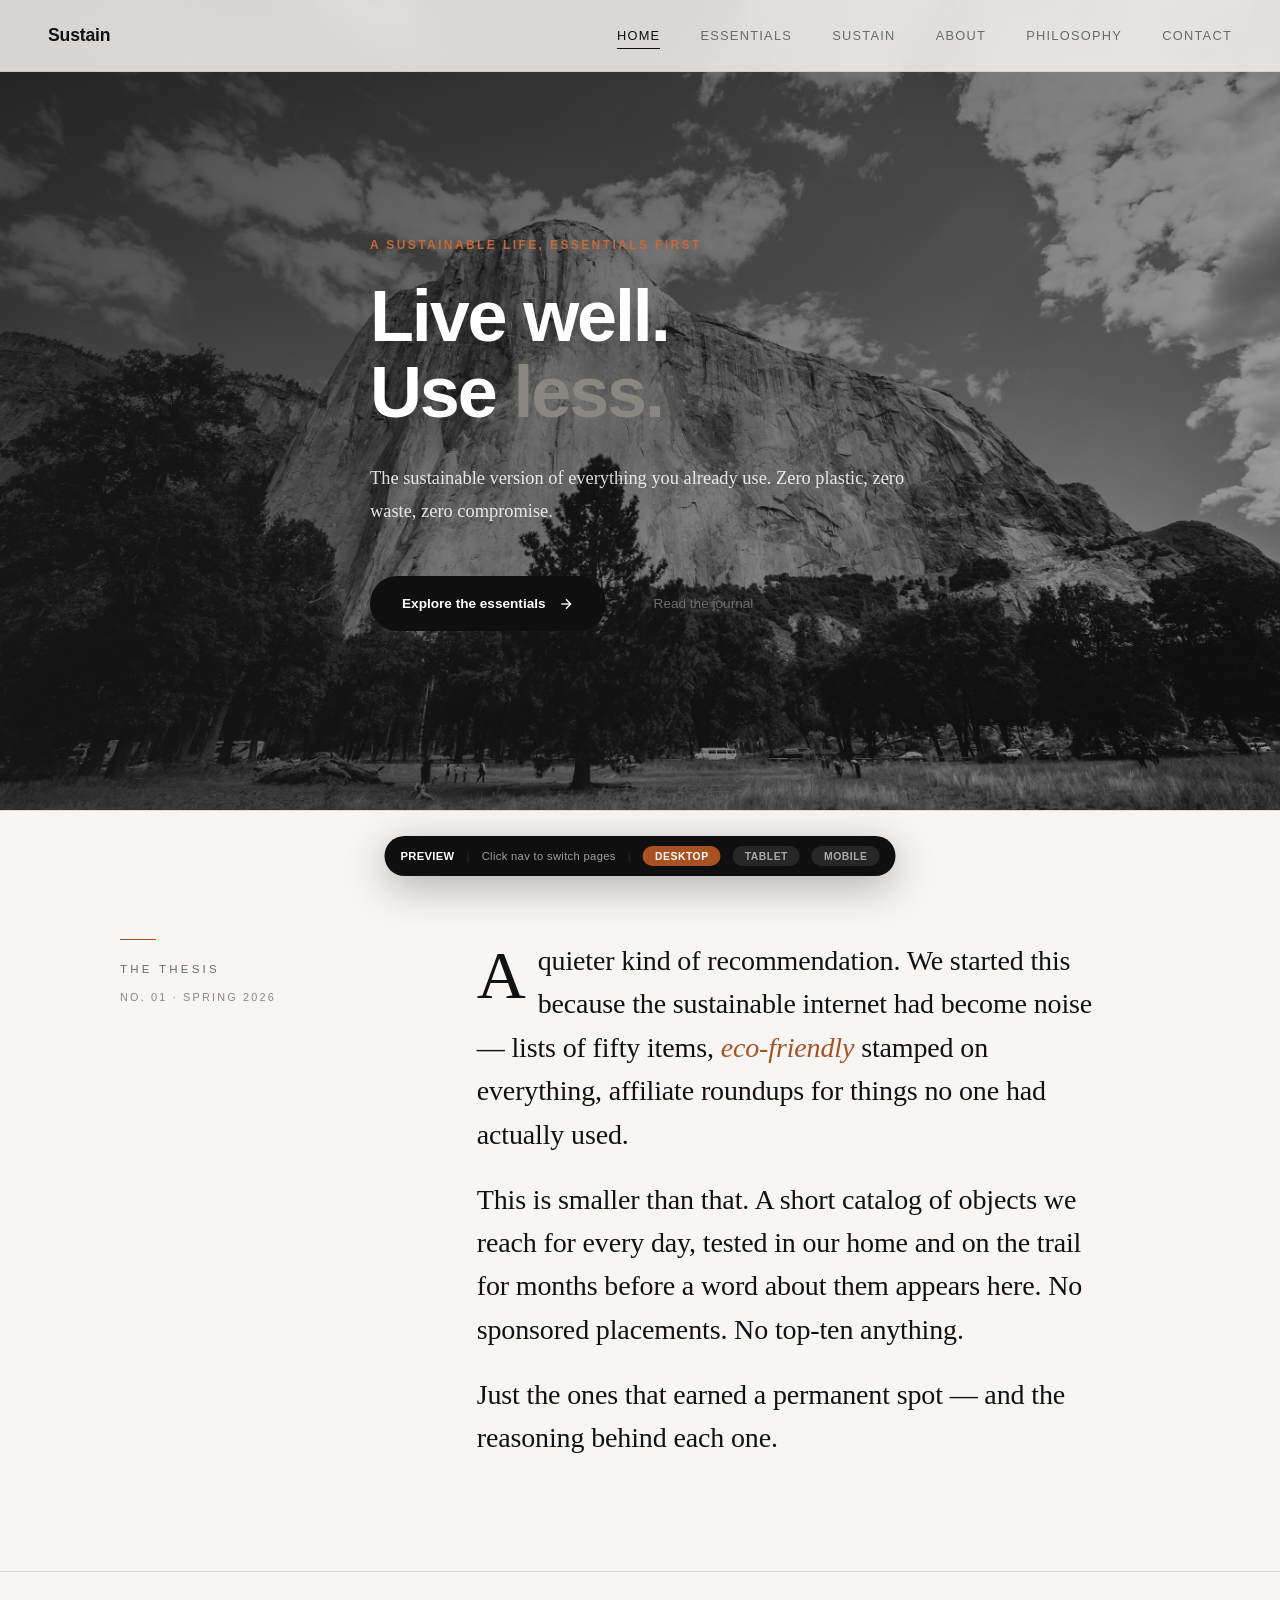
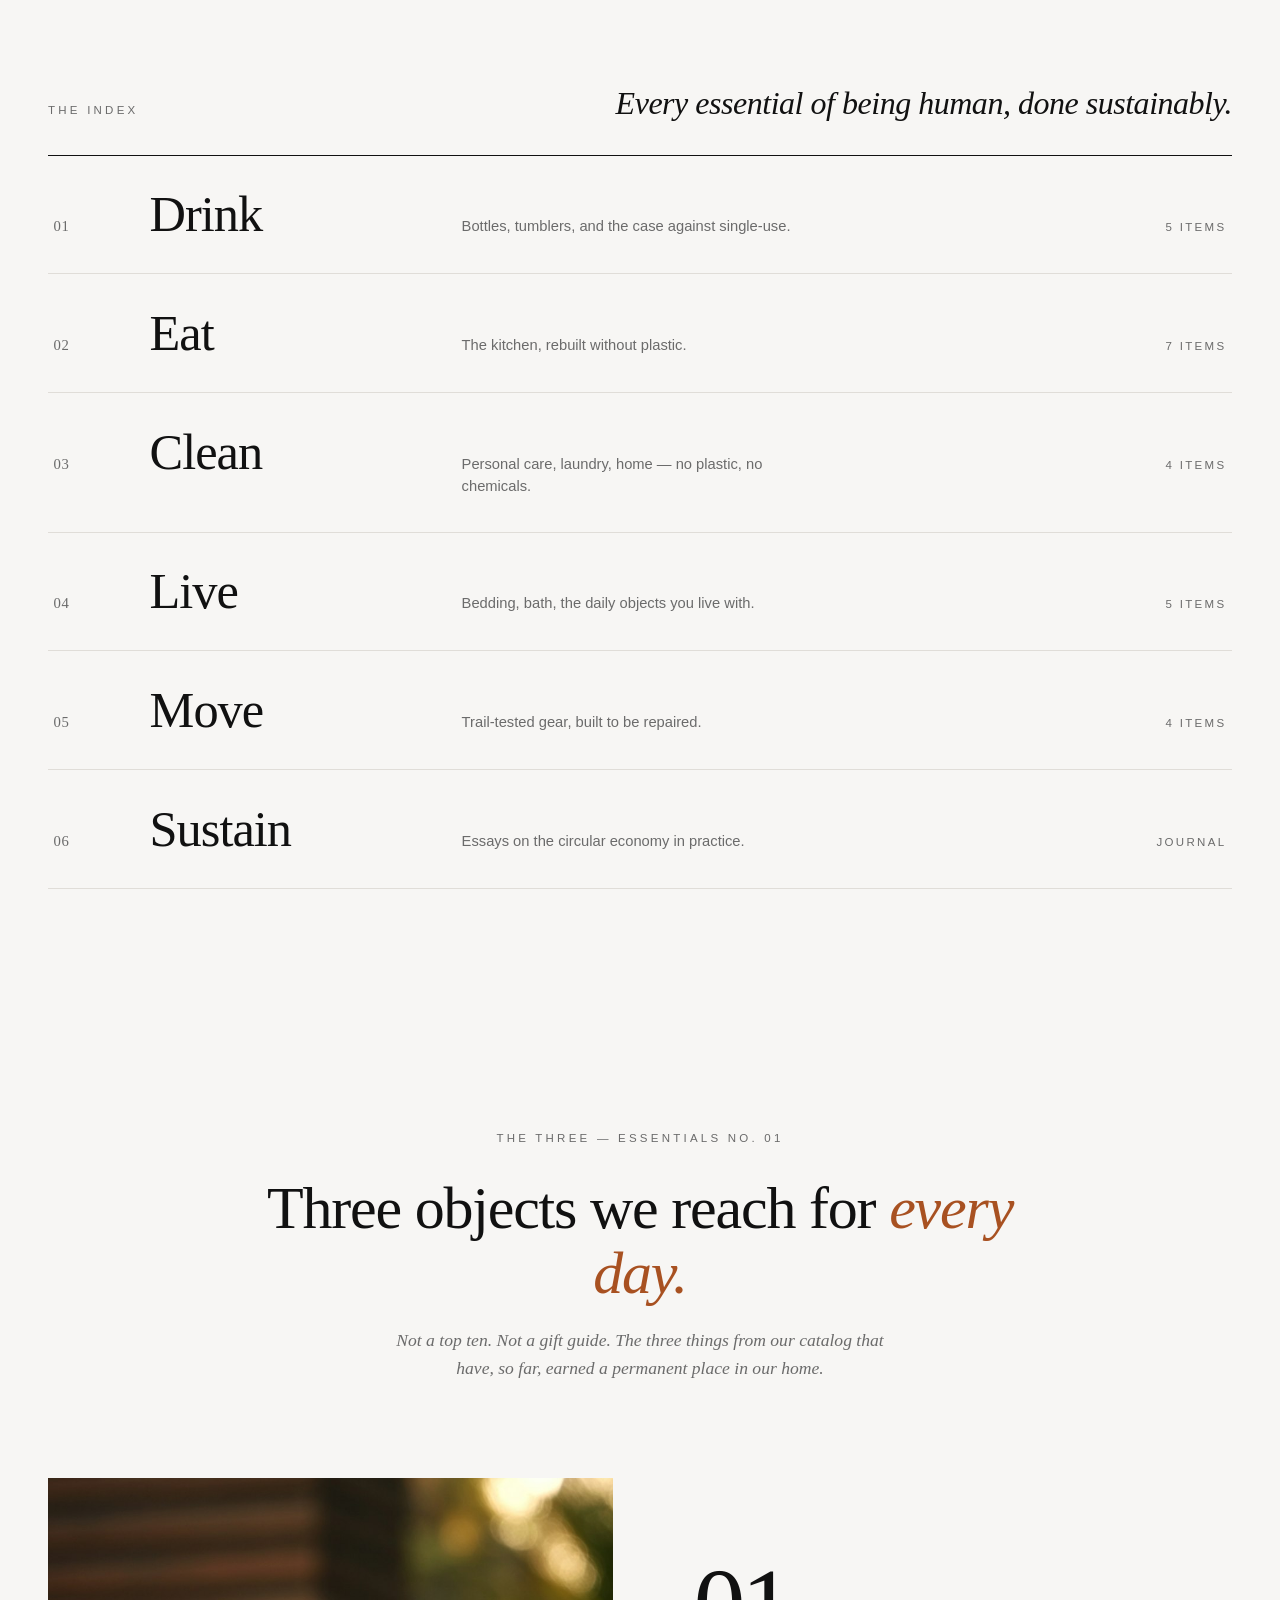
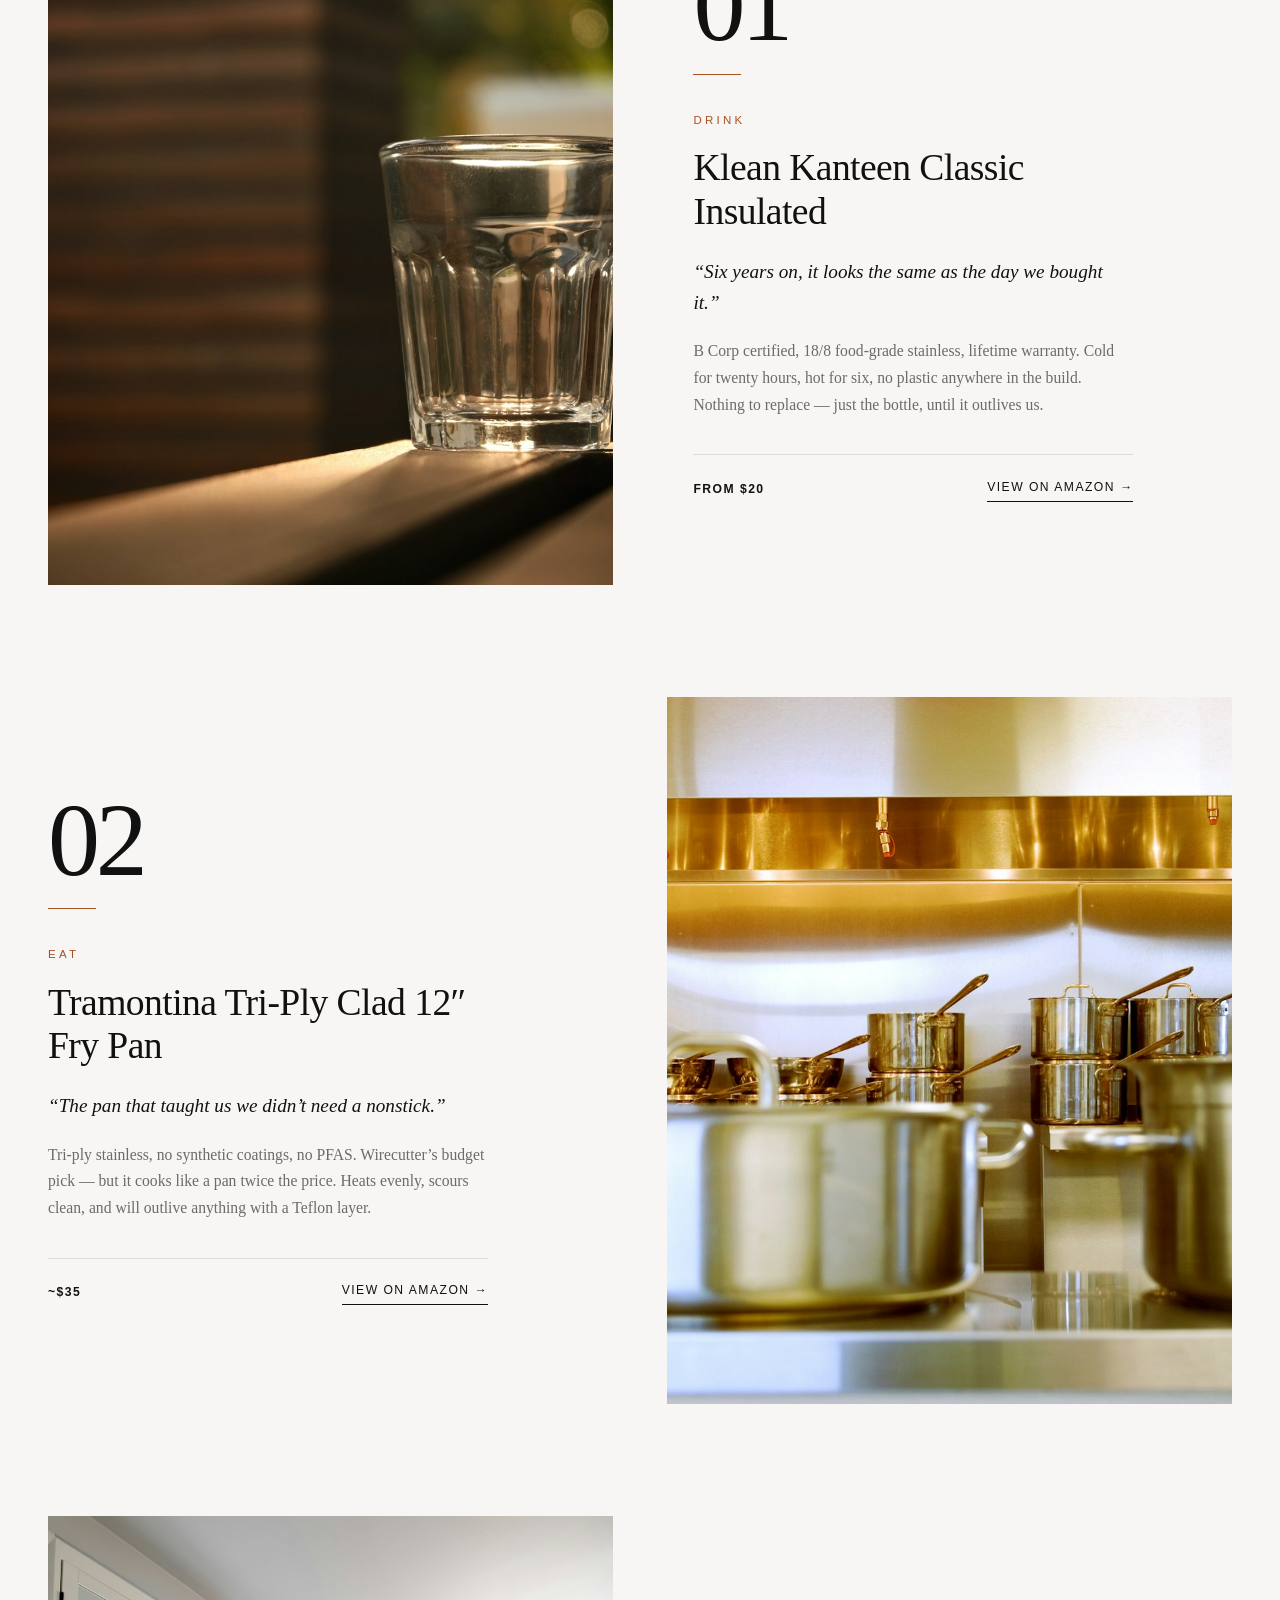
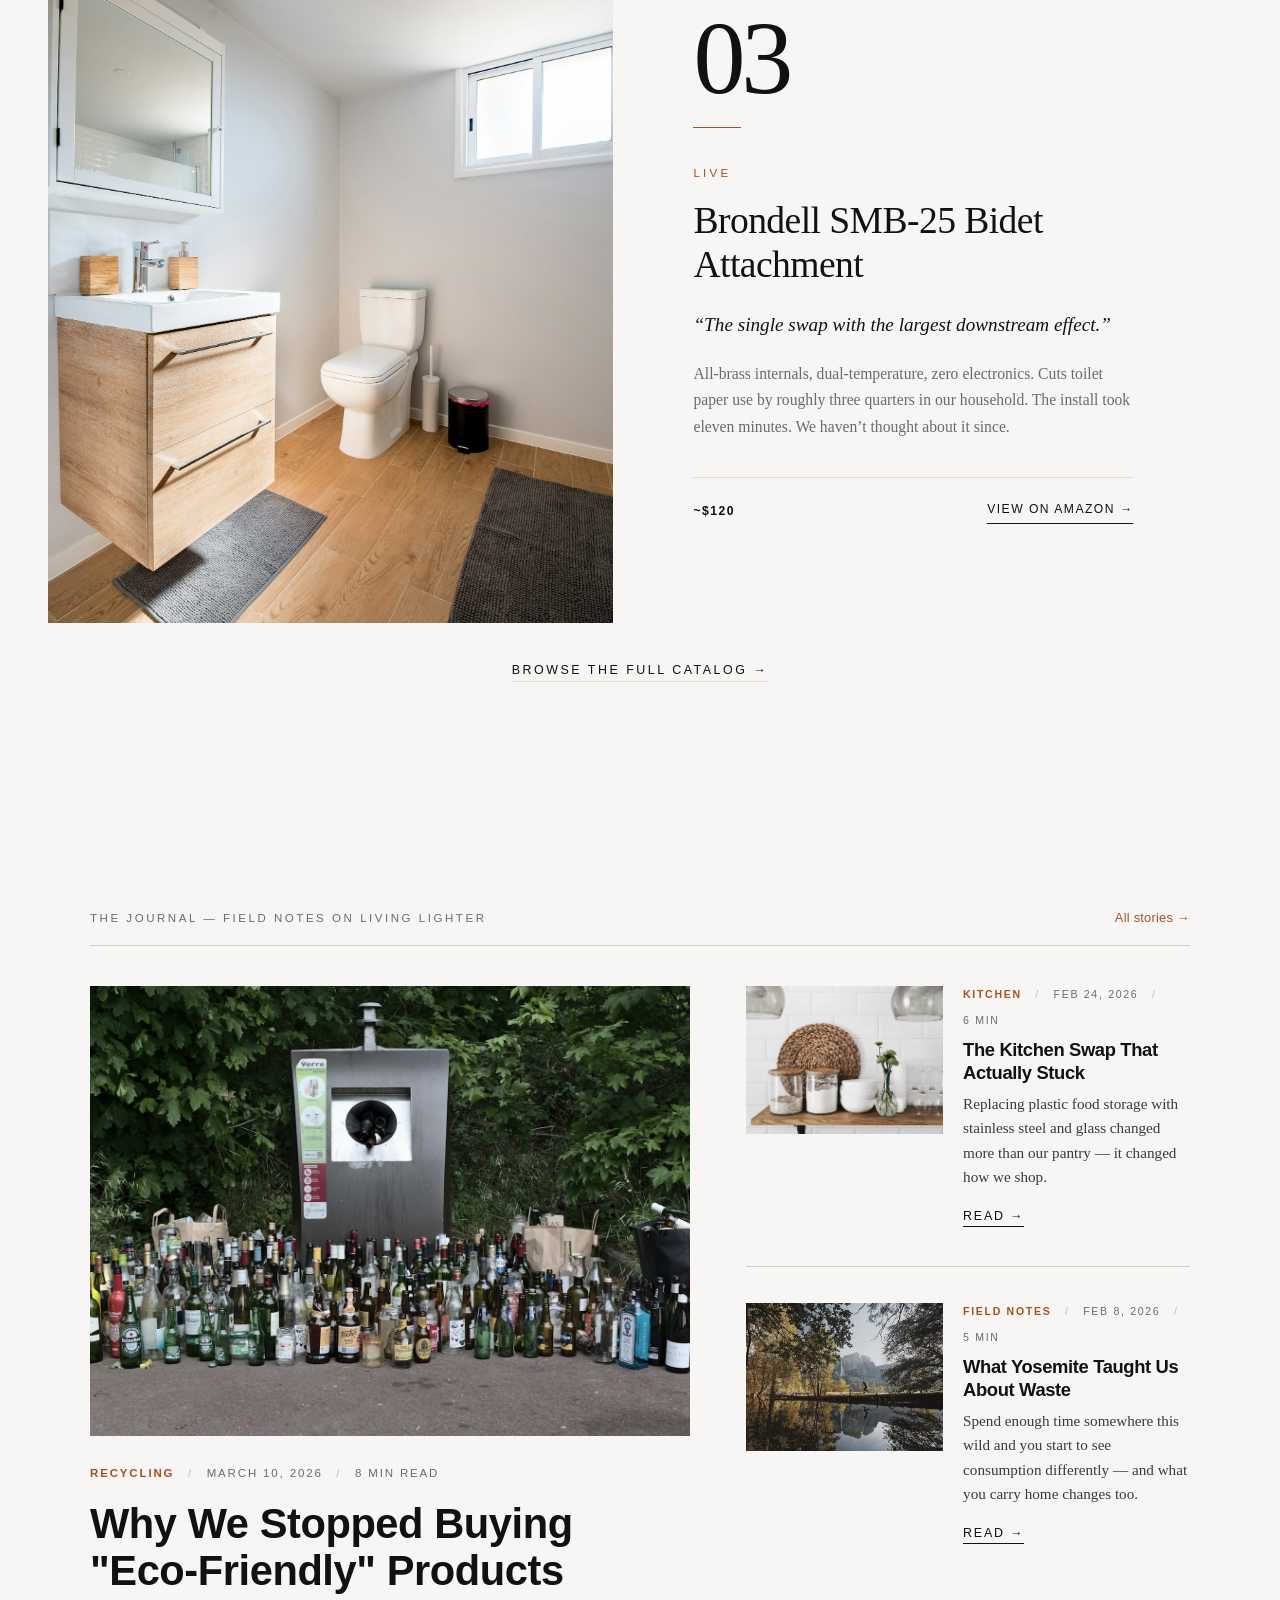
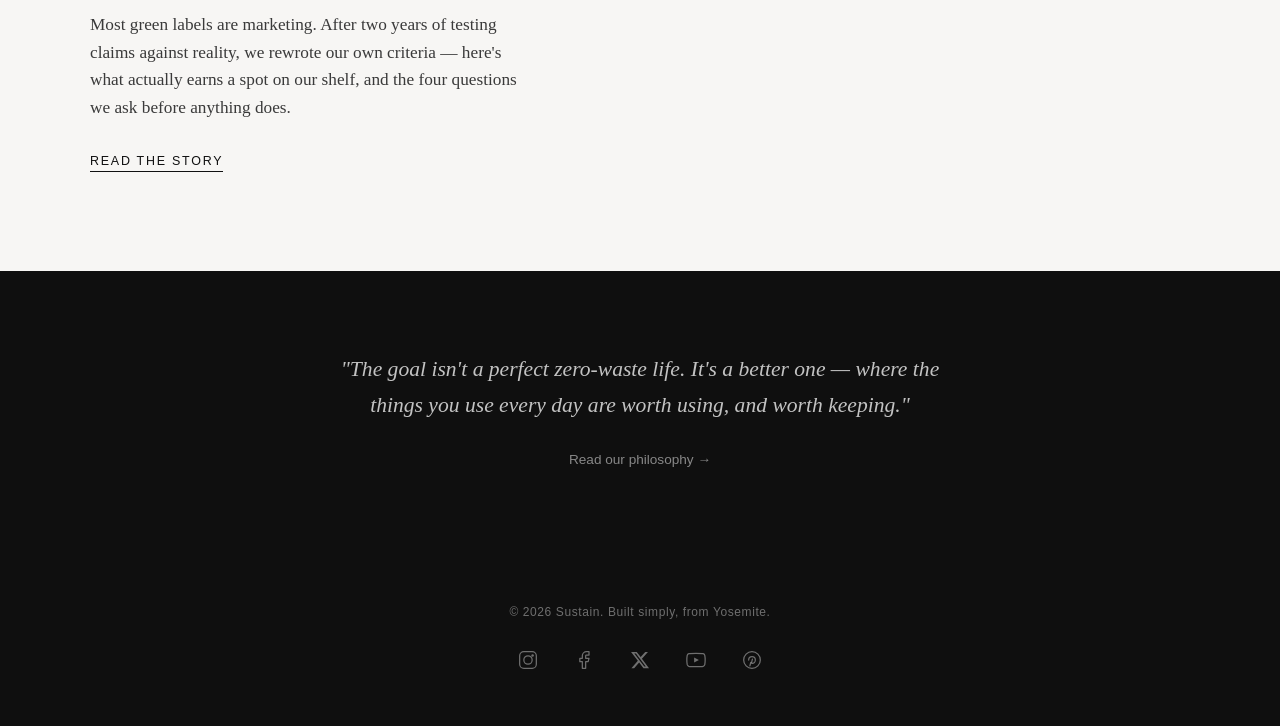
<file: index.html>
<!DOCTYPE html>
<html lang="en">
<head>
    <meta charset="UTF-8">
    <meta name="viewport" content="width=device-width, initial-scale=1">
    <title>Sustain — Website Preview</title>
    <style>
/* ═══════════════════════════════════════════════════════════════════════════
   EL CAPITAN — Ultra-modern, smooth granite aesthetic
   Cool stone, dark mineral veins, one warm rust accent.
   Feels like touching the face of a 3,000-foot monolith.
   ═══════════════════════════════════════════════════════════════════════════ */

:root {
    --primary:       #0F0F0F;
    --accent:        #A85121;
    --accent-warm:   #C4693A;
    --stone-dark:    #2A2A2A;
    --stone-mid:     #8A8680;
    --stone-light:   #C8C5BF;
    --stone-pale:    #E8E6E2;
    --surface:       #F7F6F4;
    --surface-alt:   #EFEDEA;
    --text:          #111111;
    --text-secondary:#6B6B6B;
    --border:        #E0DDD8;

    --font-display: 'Helvetica Neue', Helvetica, Arial, sans-serif;
    --font-body:    Georgia, 'Times New Roman', serif;
    --font-mono:    'SF Mono', 'Consolas', monospace;

    --ease-out: cubic-bezier(0.16, 1, 0.3, 1);
    --ease-smooth: cubic-bezier(0.4, 0, 0.2, 1);
    --radius-sm: 4px;
    --radius-md: 8px;
    --radius-lg: 16px;

    /* Mobile-first tokens (synthesized from design team review) */
    --pad-x: clamp(1.25rem, 5vw, 3rem);
    --h1:    clamp(2rem, 8vw, 4.5rem);
    --h2:    clamp(1.75rem, 6vw, 3rem);
    --h3:    clamp(1.25rem, 4.5vw, 1.75rem);
}

*, *::before, *::after { box-sizing: border-box; margin: 0; padding: 0; }

html { scroll-behavior: smooth; -webkit-text-size-adjust: 100%; }

body {
    font-family: var(--font-body);
    font-size: 17px;
    color: var(--text);
    background-color: var(--surface);
    line-height: 1.7;
    -webkit-font-smoothing: antialiased;
    -moz-osx-font-smoothing: grayscale;
    overflow-x: clip;
    -webkit-tap-highlight-color: transparent;
}
body.nav-open { overflow: hidden; }

/* Mobile overflow guards — systemic fix */
img, video, iframe { max-width: 100%; height: auto; }
h1, h2, h3, h4, p { overflow-wrap: break-word; word-break: normal; hyphens: auto; }
.j-meta-row, .j-meta-row *, .section-label, .journal-eyebrow,
.trust-text, .cat-num, .cat-count { overflow-wrap: normal; word-break: keep-all; hyphens: manual; white-space: normal; }
.section-inner, .cat-row, .cat-row > *, .triptych-inner,
.journal-layout, .edition, .j-item, .j-item > *, .j-lead > *,
.product-card, .hero-body, .hero-content { min-width: 0; }
a, button { touch-action: manipulation; }

::selection {
    background-color: var(--accent);
    color: #fff;
}

@media (prefers-reduced-motion: reduce) {
    *, *::before, *::after {
        animation-duration: 0.01ms !important;
        transition-duration: 0.01ms !important;
        scroll-behavior: auto !important;
    }
}

/* ── Skip Link ──────────────────────────────────────────────────────── */
.skip-link {
    position: absolute;
    top: -100%;
    left: 2rem;
    z-index: 10000;
    background: var(--primary);
    color: #fff;
    padding: 0.5rem 1rem;
    font-family: var(--font-display);
    font-size: 0.85rem;
    text-decoration: none;
    border-radius: var(--radius-sm);
}
.skip-link:focus { top: 0.5rem; }

:focus-visible {
    outline: 2px solid var(--accent);
    outline-offset: 2px;
}

/* ── Global Typography ──────────────────────────────────────────────── */

h1, h2, h3, h4 {
    font-family: var(--font-display);
    font-weight: 700;
    line-height: 1.15;
    letter-spacing: -0.02em;
    color: var(--text);
}

p { max-width: 640px; }

a {
    color: var(--accent);
    text-decoration: none;
    transition: color 0.3s var(--ease-smooth);
}
a:hover { color: var(--accent-warm); }

/* ── Navigation ─────────────────────────────────────────────────────── */

.site-nav {
    position: fixed;
    top: 0;
    left: 0;
    right: 0;
    z-index: 1000;
    padding: 0 3rem;
    height: 72px;
    display: flex;
    align-items: center;
    justify-content: space-between;
    background: rgba(247, 246, 244, 0.85);
    backdrop-filter: blur(20px) saturate(180%);
    -webkit-backdrop-filter: blur(20px) saturate(180%);
    border-bottom: 1px solid rgba(0,0,0,0.06);
    transition: background 0.4s var(--ease-smooth);
}

.nav-brand {
    font-family: var(--font-display);
    font-size: 1.1rem;
    font-weight: 700;
    color: var(--text);
    text-decoration: none;
    letter-spacing: -0.01em;
    cursor: pointer;
}
.nav-brand:hover { color: var(--accent); text-decoration: none; }

.nav-links {
    list-style: none;
    display: flex;
    gap: 2.5rem;
}

.nav-links a {
    font-family: var(--font-display);
    font-size: 0.8rem;
    font-weight: 500;
    color: var(--text-secondary);
    text-decoration: none;
    text-transform: uppercase;
    letter-spacing: 0.1em;
    padding: 0.25rem 0;
    position: relative;
    cursor: pointer;
    transition: color 0.3s var(--ease-smooth);
}
.nav-links a::after {
    content: '';
    position: absolute;
    bottom: -2px;
    left: 0;
    width: 0;
    height: 1.5px;
    background: var(--accent);
    transition: width 0.4s var(--ease-out);
}
.nav-links a:hover { color: var(--text); text-decoration: none; }
.nav-links a:hover::after { width: 100%; }
.nav-links a.active { color: var(--text); }
.nav-links a.active::after { width: 100%; background: var(--text); }

/* Hamburger */
.menu-toggle {
    display: none;
    background: none;
    border: none;
    padding: 0.5rem;
    cursor: pointer;
    color: var(--text);
    min-width: 44px;
    min-height: 44px;
    align-items: center;
    justify-content: center;
}
.menu-toggle svg { transition: transform 0.3s var(--ease-out); }
.menu-toggle .icon-open { display: block; }
.menu-toggle .icon-close { display: none; }
.menu-toggle.is-open .icon-open { display: none; }
.menu-toggle.is-open .icon-close { display: block; }
.menu-toggle svg {
    width: 22px;
    height: 22px;
    stroke: currentColor;
    fill: none;
    stroke-width: 2;
    stroke-linecap: round;
}

@media (max-width: 768px) {
    .site-nav { padding: 0 1.5rem; }
    .menu-toggle { display: flex; }
    .nav-links {
        display: none;
        position: absolute;
        top: 72px;
        left: 0;
        right: 0;
        flex-direction: column;
        background: rgba(247, 246, 244, 0.98);
        backdrop-filter: blur(20px);
        padding: 1.5rem 2rem 2rem;
        gap: 0;
        border-bottom: 1px solid var(--border);
    }
    .nav-links.is-open { display: flex; }
    .nav-links li { border-bottom: 1px solid var(--border); }
    .nav-links li:last-child { border-bottom: none; }
    .nav-links a {
        display: block;
        padding: 1.25rem 0;
        font-size: 1rem;
        letter-spacing: 0.02em;
    }
    .nav-links a::after { display: none; }
}

/* ── Page Container ─────────────────────────────────────────────────── */

.page { display: none; }
.page.is-active { display: block; }

/* ── Hero Section ───────────────────────────────────────────────────── */

.hero {
    min-height: 90vh;
    min-height: 90svh;
    display: flex;
    flex-direction: column;
    justify-content: center;
    padding: 120px 3rem 4rem;
    position: relative;
    overflow: hidden;
}

.hero-img-bg .hero-content { color: #fff; }
.hero-img-bg .hero-tagline { color: var(--accent-warm); }
.hero-img-bg .hero-body { color: rgba(255,255,255,0.85); }
.hero-img-bg h1 { color: #fff; }
.hero-img-bg h1 em { color: rgba(255,255,255,0.5); }

.hero-overlay {
    position: absolute;
    inset: 0;
    background: linear-gradient(
        135deg,
        rgba(26,26,26,0.8) 0%,
        rgba(26,26,26,0.6) 40%,
        rgba(26,26,26,0.3) 100%
    );
    z-index: 0;
}

.hero-actions {
    display: flex;
    align-items: center;
    gap: 1.5rem;
    flex-wrap: wrap;
}

.hero::before {
    content: '';
    position: absolute;
    top: 0;
    left: 0;
    right: 0;
    bottom: 0;
    background:
        radial-gradient(ellipse 80% 60% at 70% 40%, rgba(200, 197, 191, 0.3) 0%, transparent 70%),
        radial-gradient(ellipse 50% 80% at 20% 80%, rgba(168, 81, 33, 0.06) 0%, transparent 60%);
    pointer-events: none;
}

.hero-img-bg::before { display: none; }

/* ── Trust Bar ─────────────────────────────────────────────────────── */

.trust-bar {
    display: flex;
    justify-content: center;
    align-items: center;
    gap: 2.5rem;
    padding: 2rem 3rem;
    background: var(--primary);
    flex-wrap: wrap;
}

.trust-item {
    display: flex;
    flex-direction: column;
    align-items: center;
    gap: 0.25rem;
}

.trust-number {
    font-family: var(--font-display);
    font-size: 1.1rem;
    font-weight: 700;
    color: #fff;
    letter-spacing: 0.02em;
}

.trust-label {
    font-family: var(--font-display);
    font-size: 0.65rem;
    font-weight: 500;
    color: rgba(255,255,255,0.4);
    text-transform: uppercase;
    letter-spacing: 0.1em;
}

.trust-divider {
    width: 1px;
    height: 28px;
    background: rgba(255,255,255,0.12);
}

/* ── Category Index (editorial table of contents) ──────────────────── */

.cat-index { padding: 7rem 3rem 8rem; background: var(--bg); }
.cat-index-inner { max-width: 1200px; margin: 0 auto; }

.cat-index-head {
    display: flex;
    align-items: baseline;
    justify-content: space-between;
    flex-wrap: wrap;
    gap: 1.5rem 2rem;
    padding-bottom: 2rem;
    border-bottom: 1px solid var(--text);
}
.cat-index-head .eyebrow {
    font-family: var(--font-display);
    font-size: 0.72rem;
    text-transform: uppercase;
    letter-spacing: 0.28em;
    color: var(--text-secondary);
    white-space: nowrap;
}
.cat-index-head h2 {
    font-family: Georgia, serif;
    font-size: clamp(1.5rem, 2.6vw, 2rem);
    line-height: 1.2;
    letter-spacing: -0.015em;
    color: var(--text);
    font-weight: 400;
    font-style: italic;
    margin: 0;
    max-width: 620px;
}

.cat-index-list { margin: 0; padding: 0; }

.cat-row {
    display: grid;
    grid-template-columns: 3.5rem minmax(180px, 17rem) 1fr 6rem;
    align-items: baseline;
    column-gap: 2.5rem;
    padding: 2.1rem 0.35rem;
    border-bottom: 1px solid var(--border);
    color: var(--text);
    text-decoration: none;
    cursor: pointer;
    position: relative;
    transition: padding-left 0.5s var(--ease-out);
}

.cat-num {
    font-family: Georgia, serif;
    font-size: 0.92rem;
    font-variant-numeric: tabular-nums;
    color: var(--text-secondary);
    letter-spacing: 0.04em;
    transition: color 0.3s;
}

.cat-name {
    font-family: Georgia, serif;
    font-size: clamp(1.5rem, 7vw, 3.15rem);
    line-height: 1;
    letter-spacing: -0.02em;
    font-weight: 400;
    color: var(--text);
    position: relative;
    display: inline-block;
    justify-self: start;
}
.cat-name::after {
    content: "";
    position: absolute;
    left: 0;
    bottom: -0.14em;
    height: 2px;
    width: 100%;
    background: var(--accent);
    transform-origin: left center;
    transform: scaleX(0);
    transition: transform 0.55s var(--ease-out);
}

.cat-teaser {
    font-family: var(--font-display);
    font-size: 0.92rem;
    line-height: 1.55;
    color: var(--text-secondary);
    margin: 0;
    max-width: 44ch;
}

.cat-count {
    font-family: var(--font-display);
    font-size: 0.72rem;
    letter-spacing: 0.2em;
    text-transform: uppercase;
    color: var(--text-secondary);
    text-align: right;
    font-variant-numeric: tabular-nums;
    white-space: nowrap;
    transition: color 0.3s;
}

.cat-row:hover { padding-left: 1.75rem; }
.cat-row:hover .cat-num,
.cat-row:hover .cat-count { color: var(--accent); }
.cat-row:hover .cat-name::after { transform: scaleX(1); }

@media (max-width: 900px) {
    .cat-index { padding: 4.5rem 1.5rem 5rem; }
    .cat-row {
        grid-template-columns: 2.5rem 1fr;
        row-gap: 0.4rem;
        column-gap: 1rem;
        padding: 1.6rem 0.25rem;
    }
    .cat-teaser { grid-column: 2; max-width: none; }
    .cat-count { grid-column: 2; text-align: left; }
}

/* ── Featured Picks ────────────────────────────────────────────────── */

.featured-row {
    display: grid;
    grid-template-columns: repeat(3, 1fr);
    gap: 2rem;
    margin-top: 2.5rem;
}

.featured-card {
    border-radius: var(--radius-md);
    overflow: hidden;
    background: #fff;
    border: 1px solid var(--border);
    transition: all 0.3s var(--ease-out);
}

.featured-card:hover {
    border-color: var(--stone-mid);
    transform: translateY(-3px);
    box-shadow: 0 12px 40px rgba(0,0,0,0.06);
}

.featured-body {
    padding: 1.25rem 1.5rem 1.5rem;
}

.featured-tag {
    font-family: var(--font-display);
    font-size: 0.65rem;
    font-weight: 600;
    text-transform: uppercase;
    letter-spacing: 0.1em;
    color: var(--accent);
}

.featured-card h3 {
    font-size: 1rem;
    margin: 0.4rem 0;
    line-height: 1.3;
}

.featured-card p {
    font-size: 0.85rem;
    line-height: 1.6;
    color: var(--text-secondary);
    margin-bottom: 0.75rem;
}

.featured-price {
    font-family: var(--font-display);
    font-size: 0.8rem;
    font-weight: 600;
    color: var(--stone-dark);
}

@media (max-width: 900px) { .featured-row { grid-template-columns: repeat(2, 1fr); } }
@media (max-width: 600px) { .featured-row { grid-template-columns: 1fr; } }

/* ── Manifesto (editorial opening) ─────────────────────────────────── */

.manifesto {
    padding: 8rem 3rem 7rem;
    background: var(--bg);
    border-top: 1px solid var(--border);
    border-bottom: 1px solid var(--border);
}
.manifesto-inner {
    max-width: 1040px;
    margin: 0 auto;
    display: grid;
    grid-template-columns: 1fr 2.4fr;
    gap: 4.5rem;
    align-items: start;
}
.manifesto-label {
    font-family: var(--font-display);
    font-size: 0.72rem;
    text-transform: uppercase;
    letter-spacing: 0.28em;
    color: var(--text-secondary);
    position: sticky;
    top: 120px;
}
.manifesto-label::before {
    content: "";
    display: block;
    width: 36px;
    height: 1px;
    background: var(--accent);
    margin-bottom: 1.25rem;
}
.manifesto-label small {
    display: block;
    margin-top: 0.5rem;
    font-size: 0.68rem;
    letter-spacing: 0.2em;
    color: var(--stone-mid, #9a968e);
}
.manifesto-body {
    font-family: Georgia, serif;
    font-size: clamp(1.35rem, 2.3vw, 1.75rem);
    line-height: 1.55;
    color: var(--text);
    letter-spacing: -0.005em;
}
.manifesto-body p { margin: 0 0 1.35rem; }
.manifesto-body p:last-child { margin-bottom: 0; }
.manifesto-body em { font-style: italic; color: var(--accent); }
.manifesto-body .dropcap {
    float: left;
    font-size: 4.25rem;
    line-height: 0.9;
    padding: 0.35rem 0.75rem 0 0;
    font-weight: 400;
    color: var(--text);
}
@media (max-width: 900px) {
    .manifesto { padding: 5rem 1.75rem 4rem; }
    .manifesto-inner { grid-template-columns: 1fr; gap: 1.75rem; }
    .manifesto-label { position: static; }
}

/* ── The Three — Editorial Triptych ───────────────────────────────── */

.triptych {
    padding: 7rem 3rem 8rem;
    background: var(--bg);
}
.triptych-head {
    max-width: 760px;
    margin: 0 auto 6rem;
    text-align: center;
}
.triptych-head .eyebrow {
    font-family: var(--font-display);
    font-size: 0.72rem;
    text-transform: uppercase;
    letter-spacing: 0.28em;
    color: var(--text-secondary);
    display: block;
    margin-bottom: 1.75rem;
}
.triptych-head h2 {
    font-family: Georgia, serif;
    font-size: clamp(1.75rem, 7vw, 3.75rem);
    line-height: 1.08;
    letter-spacing: -0.02em;
    color: var(--text);
    font-weight: 400;
    margin: 0 0 1.25rem;
}
.triptych-head h2 em { font-style: italic; color: var(--accent); }
.triptych-head p {
    font-family: Georgia, serif;
    font-style: italic;
    font-size: 1.1rem;
    line-height: 1.6;
    color: var(--text-secondary);
    max-width: 520px;
    margin: 0 auto;
}

.edition {
    display: grid;
    grid-template-columns: 1.05fr 1fr;
    gap: 5rem;
    align-items: center;
    max-width: 1240px;
    margin: 0 auto 7rem;
}
.edition:last-of-type { margin-bottom: 0; }
.edition.reverse { grid-template-columns: 1fr 1.05fr; }
.edition.reverse .edition-img-wrap { order: 2; }
.edition.reverse .edition-body { order: 1; }

.edition-img-wrap {
    position: relative;
    aspect-ratio: 4/5;
    overflow: hidden;
    background: var(--stone-light);
}
.edition-img-wrap img {
    width: 100%;
    height: 100%;
    object-fit: cover;
    display: block;
    transition: transform 1.2s var(--ease-out);
}
.edition:hover .edition-img-wrap img { transform: scale(1.03); }

.edition-number {
    font-family: Georgia, serif;
    font-size: clamp(2.25rem, 9vw, 6.5rem);
    line-height: 0.85;
    letter-spacing: -0.04em;
    color: var(--text);
    font-weight: 300;
    display: block;
    margin-bottom: 2.25rem;
}
.edition-number::after {
    content: "";
    display: block;
    width: 48px;
    height: 1px;
    background: var(--accent);
    margin-top: 1.5rem;
}

.edition-category {
    font-family: var(--font-display);
    font-size: 0.72rem;
    font-weight: 500;
    text-transform: uppercase;
    letter-spacing: 0.28em;
    color: var(--accent);
    display: block;
    margin-bottom: 1rem;
}

.edition-name {
    font-family: Georgia, serif;
    font-size: clamp(1.75rem, 3.2vw, 2.35rem);
    line-height: 1.15;
    letter-spacing: -0.015em;
    color: var(--text);
    font-weight: 400;
    margin: 0 0 1.5rem;
    max-width: 420px;
}

.edition-lede {
    font-family: Georgia, serif;
    font-size: 1.2rem;
    font-style: italic;
    line-height: 1.6;
    color: var(--text);
    margin: 0 0 1.25rem;
    max-width: 440px;
}

.edition-copy {
    font-size: 0.98rem;
    line-height: 1.7;
    color: var(--text-secondary);
    margin: 0 0 2.25rem;
    max-width: 440px;
}

.edition-meta {
    display: flex;
    gap: 2rem;
    align-items: center;
    padding-top: 1.35rem;
    border-top: 1px solid var(--border);
    font-family: var(--font-display);
    font-size: 0.76rem;
    letter-spacing: 0.12em;
    text-transform: uppercase;
    max-width: 440px;
}
.edition-price { color: var(--text); font-weight: 600; }
.edition-cta {
    margin-left: auto;
    color: var(--text);
    text-decoration: none;
    border-bottom: 1px solid var(--text);
    padding-bottom: 3px;
    transition: color 0.2s, border-color 0.2s, letter-spacing 0.3s;
}
.edition-cta:hover {
    color: var(--accent);
    border-color: var(--accent);
    letter-spacing: 0.15em;
}

.triptych-footer {
    text-align: center;
    margin-top: 2rem;
}
.triptych-footer a {
    font-family: var(--font-display);
    font-size: 0.78rem;
    text-transform: uppercase;
    letter-spacing: 0.2em;
    color: var(--text);
    text-decoration: none;
    border-bottom: 1px solid var(--border);
    padding-bottom: 4px;
    cursor: pointer;
    transition: color 0.2s, border-color 0.2s;
}
.triptych-footer a:hover { color: var(--accent); border-color: var(--accent); }

@media (max-width: 900px) {
    .triptych { padding: 5rem 1.5rem 5rem; }
    .triptych-head { margin-bottom: 4rem; }
    .edition,
    .edition.reverse {
        grid-template-columns: 1fr;
        gap: 2rem;
        margin-bottom: 5rem;
    }
    .edition.reverse .edition-img-wrap { order: 0; }
    .edition.reverse .edition-body { order: 0; }
    .edition-img-wrap { aspect-ratio: 3/2; }
    .edition-number { margin-bottom: 1.5rem; }
    .edition-number::after { margin-top: 1rem; }
}

/* ── Section Header Row ────────────────────────────────────────────── */

.section-header-row {
    display: flex;
    justify-content: space-between;
    align-items: flex-end;
    flex-wrap: wrap;
    gap: 1rem;
    margin-bottom: 0.5rem;
}

.text-link {
    font-family: var(--font-display);
    font-size: 0.8rem;
    font-weight: 500;
    color: var(--accent);
    text-decoration: none;
    letter-spacing: 0.02em;
    white-space: nowrap;
}

.text-link:hover { text-decoration: underline; text-underline-offset: 3px; }

/* ── Mission Quote ─────────────────────────────────────────────────── */

.mission-quote {
    font-family: var(--font-body);
    font-size: 1.35rem;
    line-height: 1.7;
    color: rgba(255,255,255,0.75);
    font-style: italic;
    border: none;
    padding: 0;
    margin: 0;
}

.hero-content {
    max-width: 800px;
    margin: 0 auto;
    position: relative;
    z-index: 1;
}

.hero-tagline {
    font-family: var(--font-display);
    font-size: 0.75rem;
    font-weight: 600;
    text-transform: uppercase;
    letter-spacing: 0.2em;
    color: var(--accent);
    margin-bottom: 1.5rem;
}

.hero h1 {
    font-size: var(--h1);
    letter-spacing: -0.03em;
    line-height: 1.05;
    margin-bottom: 2rem;
}

.hero h1 em {
    font-style: normal;
    color: var(--stone-mid);
}

.hero-body {
    font-size: 1.15rem;
    color: var(--text-secondary);
    line-height: 1.8;
    max-width: 540px;
    margin-bottom: 3rem;
}

.hero-cta {
    display: inline-flex;
    align-items: center;
    gap: 0.75rem;
    font-family: var(--font-display);
    font-size: 0.85rem;
    font-weight: 600;
    color: #fff;
    background: var(--primary);
    padding: 1rem 2rem;
    border-radius: 100px;
    text-decoration: none;
    transition: all 0.4s var(--ease-out);
    cursor: pointer;
}
.hero-cta:hover {
    background: var(--stone-dark);
    color: #fff;
    text-decoration: none;
    transform: translateY(-1px);
    box-shadow: 0 8px 30px rgba(0,0,0,0.12);
}
.hero-cta svg {
    width: 16px;
    height: 16px;
    stroke: currentColor;
    fill: none;
    stroke-width: 2;
    transition: transform 0.3s var(--ease-out);
}
.hero-cta:hover svg { transform: translateX(3px); }

.hero-secondary {
    display: inline-flex;
    align-items: center;
    gap: 0.5rem;
    font-family: var(--font-display);
    font-size: 0.85rem;
    font-weight: 500;
    color: var(--text-secondary);
    margin-left: 1.5rem;
    cursor: pointer;
    text-decoration: none;
}
.hero-secondary:hover { color: var(--text); }

/* ── Granite Image Placeholder ──────────────────────────────────────── */

.granite-img {
    width: 100%;
    border-radius: var(--radius-lg);
    overflow: hidden;
    position: relative;
    background: linear-gradient(
        135deg,
        #E8E6E2 0%,
        #D4D1CC 15%,
        #C8C5BF 25%,
        #B8B5AF 40%,
        #A8A5A0 50%,
        #989590 60%,
        #787572 75%,
        #585550 85%,
        #3A3835 100%
    );
}

.granite-img::after {
    content: '';
    position: absolute;
    inset: 0;
    background:
        repeating-linear-gradient(
            87deg,
            transparent,
            transparent 40px,
            rgba(255,255,255,0.03) 40px,
            rgba(255,255,255,0.03) 41px
        ),
        repeating-linear-gradient(
            -3deg,
            transparent,
            transparent 60px,
            rgba(0,0,0,0.02) 60px,
            rgba(0,0,0,0.02) 61px
        );
    pointer-events: none;
}

.granite-img .img-label {
    position: absolute;
    top: 50%;
    left: 50%;
    transform: translate(-50%, -50%);
    font-family: var(--font-display);
    font-size: 0.75rem;
    font-weight: 500;
    letter-spacing: 0.15em;
    text-transform: uppercase;
    color: rgba(255,255,255,0.4);
    z-index: 1;
    white-space: nowrap;
}

/* ── Section Layout ─────────────────────────────────────────────────── */

.section {
    padding: 6rem 3rem;
}

.section-dark {
    background: var(--primary);
    color: #fff;
}
.section-dark h2, .section-dark h3 { color: #fff; }
.section-dark p { color: rgba(255,255,255,0.7); }

.section-alt {
    background: var(--surface-alt);
}

.section-inner {
    max-width: 1100px;
    margin: 0 auto;
}

.section-narrow {
    max-width: 680px;
    margin: 0 auto;
}

.section-label {
    font-family: var(--font-display);
    font-size: 0.7rem;
    font-weight: 600;
    text-transform: uppercase;
    letter-spacing: 0.2em;
    color: var(--accent);
    margin-bottom: 1.25rem;
}
.section-dark .section-label { color: var(--accent-warm); }

.section-title {
    font-size: clamp(2rem, 4vw, 3rem);
    letter-spacing: -0.02em;
    margin-bottom: 1.5rem;
}

.section-subtitle {
    font-size: 1.1rem;
    color: var(--text-secondary);
    line-height: 1.8;
    max-width: 560px;
    margin-bottom: 3rem;
}

/* ── Product Grid ───────────────────────────────────────────────────── */

.product-grid {
    display: grid;
    grid-template-columns: repeat(3, 1fr);
    gap: 1.5rem;
    margin-top: 2rem;
}

@media (max-width: 900px) { .product-grid { grid-template-columns: repeat(2, 1fr); } }
@media (max-width: 600px) {
  .product-grid { grid-template-columns: 1fr; }
  .product-card { display: flex; flex-direction: row; }
  .product-card img { width: 40%; min-width: 120px; aspect-ratio: 1/1; flex-shrink: 0; }
  .product-card .card-body { display: flex; flex-direction: column; justify-content: center; padding: 1rem; }
}

.product-card {
    background: #fff;
    border-radius: var(--radius-md);
    overflow: hidden;
    border: 1px solid var(--border);
    transition: all 0.4s var(--ease-out);
    cursor: pointer;
}
.product-card:hover {
    transform: translateY(-4px);
    box-shadow: 0 20px 60px rgba(0,0,0,0.08);
    border-color: transparent;
}

.product-card .card-img {
    aspect-ratio: 4/3;
    background: linear-gradient(135deg, var(--stone-pale) 0%, var(--stone-light) 50%, var(--stone-mid) 100%);
    display: flex;
    align-items: center;
    justify-content: center;
    position: relative;
    overflow: hidden;
}
.product-card .card-img .img-label {
    font-family: var(--font-display);
    font-size: 0.65rem;
    font-weight: 500;
    letter-spacing: 0.12em;
    text-transform: uppercase;
    color: rgba(255,255,255,0.5);
}

.product-card .card-body {
    padding: 1.25rem 1.5rem 1.5rem;
}

.product-card .card-category {
    font-family: var(--font-display);
    font-size: 0.65rem;
    font-weight: 600;
    text-transform: uppercase;
    letter-spacing: 0.12em;
    color: var(--accent);
    margin-bottom: 0.4rem;
}

.product-card h3 {
    font-size: 1rem;
    letter-spacing: -0.01em;
    margin-bottom: 0.5rem;
}

.product-card .card-desc {
    font-size: 0.88rem;
    color: var(--text-secondary);
    line-height: 1.6;
    margin-bottom: 0.75rem;
}

.product-card .card-meta {
    display: flex;
    align-items: center;
    justify-content: space-between;
    padding-top: 0.75rem;
    border-top: 1px solid var(--border);
}

.product-card .card-price {
    font-family: var(--font-display);
    font-size: 0.85rem;
    font-weight: 700;
    color: var(--text);
}

.product-card .card-tag {
    font-family: var(--font-display);
    font-size: 0.6rem;
    font-weight: 600;
    text-transform: uppercase;
    letter-spacing: 0.08em;
    color: var(--accent);
    background: rgba(168, 81, 33, 0.08);
    padding: 0.25rem 0.6rem;
    border-radius: 100px;
}

.product-card .card-buy,
.featured-card .card-buy {
    display: block;
    margin-top: 0.75rem;
    padding: 0.5rem 0 0;
    font-family: var(--font-display);
    font-size: 0.72rem;
    font-weight: 600;
    text-transform: uppercase;
    letter-spacing: 0.08em;
    color: var(--text);
    text-decoration: none;
    border-top: 1px solid var(--border);
    transition: color 0.2s;
}
.product-card .card-buy:hover,
.featured-card .card-buy:hover { color: var(--accent); }
.product-card .card-buy-dark {
    color: rgba(255,255,255,0.6);
    border-top-color: rgba(255,255,255,0.1);
}
.product-card .card-buy-dark:hover { color: #fff; }

/* ── Product Detail Page ───────────────────────────────────────────── */

.product-detail {
    max-width: 800px;
    margin: 0 auto;
    padding: 120px 2rem 4rem;
}

.product-detail .back-link {
    display: inline-flex;
    align-items: center;
    gap: 0.4rem;
    font-family: var(--font-display);
    font-size: 0.75rem;
    font-weight: 600;
    text-transform: uppercase;
    letter-spacing: 0.1em;
    color: var(--text-secondary);
    text-decoration: none;
    cursor: pointer;
    margin-bottom: 2rem;
    transition: color 0.3s var(--ease-smooth);
}
.product-detail .back-link:hover { color: var(--accent); }
.product-detail .back-link svg { width: 16px; height: 16px; }

.product-detail .detail-hero {
    aspect-ratio: 16/9;
    background: linear-gradient(135deg, var(--stone-pale) 0%, var(--stone-light) 50%, var(--stone-mid) 100%);
    border-radius: var(--radius-lg);
    display: flex;
    align-items: center;
    justify-content: center;
    margin-bottom: 2.5rem;
    overflow: hidden;
}
.product-detail .detail-hero .img-label {
    font-family: var(--font-display);
    font-size: 0.7rem;
    font-weight: 500;
    letter-spacing: 0.12em;
    text-transform: uppercase;
    color: rgba(255,255,255,0.5);
}

.product-detail .detail-meta-bar {
    display: flex;
    align-items: center;
    gap: 1rem;
    flex-wrap: wrap;
    margin-bottom: 1rem;
}

.product-detail .detail-category {
    font-family: var(--font-display);
    font-size: 0.65rem;
    font-weight: 600;
    text-transform: uppercase;
    letter-spacing: 0.12em;
    color: var(--accent);
}

.product-detail .detail-tag {
    font-family: var(--font-display);
    font-size: 0.6rem;
    font-weight: 600;
    text-transform: uppercase;
    letter-spacing: 0.08em;
    color: var(--accent);
    background: rgba(168, 81, 33, 0.08);
    padding: 0.25rem 0.6rem;
    border-radius: 100px;
}

.product-detail h1 {
    font-size: clamp(1.8rem, 4vw, 2.6rem);
    letter-spacing: -0.03em;
    margin-bottom: 0.5rem;
}

.product-detail .detail-price {
    font-family: var(--font-display);
    font-size: 1.2rem;
    font-weight: 700;
    color: var(--text);
    margin-bottom: 2rem;
}

.product-detail .detail-body {
    font-size: 1.05rem;
    line-height: 1.85;
    color: var(--text-secondary);
    max-width: 680px;
}

.product-detail .detail-body p {
    margin-bottom: 1.5rem;
    max-width: 680px;
}

.product-detail .detail-body h2 {
    font-size: 1.15rem;
    font-weight: 700;
    color: var(--text);
    margin-top: 2.5rem;
    margin-bottom: 0.75rem;
    letter-spacing: -0.01em;
}

.product-detail .detail-specs {
    margin-top: 2.5rem;
    padding-top: 2rem;
    border-top: 1px solid var(--border);
}

.product-detail .detail-specs h2 {
    font-size: 0.75rem;
    font-weight: 600;
    text-transform: uppercase;
    letter-spacing: 0.1em;
    color: var(--text);
    margin-bottom: 1rem;
    margin-top: 0;
}

.product-detail .spec-row {
    display: flex;
    justify-content: space-between;
    padding: 0.6rem 0;
    border-bottom: 1px solid var(--border);
    font-size: 0.9rem;
}
.product-detail .spec-row:last-child { border-bottom: none; }
.product-detail .spec-label {
    font-family: var(--font-display);
    font-weight: 600;
    color: var(--text);
}
.product-detail .spec-value {
    color: var(--text-secondary);
    text-align: right;
}

.product-detail .detail-cta {
    display: inline-block;
    margin-top: 2.5rem;
    padding: 0.85rem 2rem;
    background: var(--primary);
    color: #fff;
    font-family: var(--font-display);
    font-size: 0.8rem;
    font-weight: 600;
    letter-spacing: 0.06em;
    text-transform: uppercase;
    text-decoration: none;
    border-radius: var(--radius-sm);
    transition: all 0.3s var(--ease-smooth);
}
.product-detail .detail-cta:hover {
    background: var(--accent);
    transform: translateY(-1px);
}

/* ── Feature Cards ──────────────────────────────────────────────────── */

.feature-row {
    display: grid;
    grid-template-columns: repeat(3, 1fr);
    gap: 1.5rem;
    margin-top: 3rem;
}

@media (max-width: 900px) { .feature-row { grid-template-columns: repeat(2, 1fr); } }
@media (max-width: 600px) { .feature-row { grid-template-columns: 1fr; } }

.feature-card {
    padding: 2rem;
    border-radius: var(--radius-md);
    background: rgba(255,255,255,0.05);
    border: 1px solid rgba(255,255,255,0.08);
    transition: all 0.4s var(--ease-out);
}
.feature-card:hover {
    background: rgba(255,255,255,0.08);
    transform: translateY(-2px);
}

.feature-icon {
    width: 40px;
    height: 40px;
    border-radius: var(--radius-sm);
    background: var(--accent);
    display: flex;
    align-items: center;
    justify-content: center;
    margin-bottom: 1.25rem;
    font-family: var(--font-display);
    font-size: 1rem;
    color: #fff;
    font-weight: 700;
}

.feature-card h3 {
    font-size: 0.95rem;
    margin-bottom: 0.5rem;
}

.feature-card p {
    font-size: 0.85rem;
    line-height: 1.6;
    color: rgba(255,255,255,0.55);
}

/* ── Evaluation Criteria ────────────────────────────────────────────── */

.criteria-grid {
    display: grid;
    grid-template-columns: repeat(2, 1fr);
    gap: 1.25rem;
    margin: 2.5rem 0;
}

@media (max-width: 600px) { .criteria-grid { grid-template-columns: 1fr; } }

.criteria-item {
    padding: 1.75rem;
    background: #fff;
    border-radius: var(--radius-md);
    border: 1px solid var(--border);
    transition: all 0.3s var(--ease-smooth);
}
.criteria-item:hover {
    border-color: var(--accent);
    box-shadow: 0 4px 20px rgba(168, 81, 33, 0.06);
}

.criteria-num {
    font-family: var(--font-display);
    font-size: 0.65rem;
    font-weight: 700;
    color: var(--accent);
    letter-spacing: 0.1em;
    margin-bottom: 0.75rem;
}

.criteria-item h3 {
    font-size: 1rem;
    margin-bottom: 0.4rem;
}

.criteria-item p {
    font-size: 0.88rem;
    color: var(--text-secondary);
    line-height: 1.6;
}

/* ── Blockquote ─────────────────────────────────────────────────────── */

.quote-block {
    padding: 3rem 0;
    margin: 3rem 0;
    border-top: 1px solid var(--border);
    border-bottom: 1px solid var(--border);
}

.quote-block blockquote {
    font-family: var(--font-display);
    font-size: clamp(1.4rem, 3vw, 1.8rem);
    font-weight: 600;
    line-height: 1.35;
    letter-spacing: -0.01em;
    color: var(--text);
    max-width: 600px;
    position: relative;
    padding-left: 1.5rem;
    border-left: 3px solid var(--accent);
}

.quote-block cite {
    display: block;
    margin-top: 1rem;
    padding-left: 1.5rem;
    font-family: var(--font-display);
    font-size: 0.8rem;
    font-style: normal;
    color: var(--text-secondary);
    letter-spacing: 0.02em;
}

/* ── Contact Form ───────────────────────────────────────────────────── */

.contact-form {
    max-width: 480px;
}

.form-group {
    margin-bottom: 1.5rem;
}

.form-group label {
    display: block;
    font-family: var(--font-display);
    font-size: 0.7rem;
    font-weight: 600;
    text-transform: uppercase;
    letter-spacing: 0.1em;
    color: var(--text-secondary);
    margin-bottom: 0.5rem;
}

.form-group input,
.form-group textarea {
    width: 100%;
    padding: 0.9rem 1rem;
    font-family: var(--font-body);
    font-size: 0.95rem;
    color: var(--text);
    background: #fff;
    border: 1px solid var(--border);
    border-radius: var(--radius-sm);
    transition: border-color 0.3s var(--ease-smooth), box-shadow 0.3s var(--ease-smooth);
}

.form-group input:focus,
.form-group textarea:focus {
    outline: none;
    border-color: var(--accent);
    box-shadow: 0 0 0 3px rgba(168, 81, 33, 0.08);
}

.btn-submit {
    font-family: var(--font-display);
    font-size: 0.85rem;
    font-weight: 600;
    color: #fff;
    background: var(--primary);
    border: none;
    padding: 1rem 2.5rem;
    border-radius: 100px;
    cursor: pointer;
    transition: all 0.4s var(--ease-out);
}
.btn-submit:hover {
    background: var(--stone-dark);
    color: #fff;
    transform: translateY(-1px);
    box-shadow: 0 8px 30px rgba(0,0,0,0.12);
}

/* ── About / Philosophy Content ─────────────────────────────────────── */

.content-body p {
    font-size: 1.05rem;
    line-height: 1.85;
    color: var(--text-secondary);
    margin-bottom: 1.5rem;
}

.content-body p.placeholder {
    padding: 1.25rem 1.5rem;
    background: var(--surface-alt);
    border-radius: var(--radius-sm);
    border-left: 3px solid var(--accent);
    font-family: var(--font-display);
    font-size: 0.88rem;
    color: var(--stone-mid);
    font-style: italic;
}

.content-body h2 {
    font-size: 1.6rem;
    margin-top: 3rem;
    margin-bottom: 1rem;
}

/* ── Blog Grid ──────────────────────────────────────────────────────── */

.blog-grid {
    display: grid;
    grid-template-columns: repeat(2, 1fr);
    gap: 2rem;
}

.blog-grid-3 { grid-template-columns: repeat(3, 1fr); }

@media (max-width: 900px) { .blog-grid, .blog-grid-3 { grid-template-columns: repeat(2, 1fr) !important; } }
@media (max-width: 600px) { .blog-grid, .blog-grid-3 { grid-template-columns: 1fr !important; } }

.blog-card {
    border: 1px solid var(--border);
    border-radius: var(--radius-md);
    overflow: hidden;
    background: var(--surface);
    transition: border-color 0.3s var(--ease-out);
}

.blog-card:hover {
    border-color: var(--text);
}

.blog-card-img {
    aspect-ratio: 16/9;
    background: var(--surface-elevated);
    display: flex;
    align-items: center;
    justify-content: center;
}

.blog-card-body {
    padding: 1.5rem;
}

.blog-date {
    font-family: var(--font-display);
    font-size: 0.7rem;
    color: var(--text-tertiary);
    text-transform: uppercase;
    letter-spacing: 0.06em;
}

.blog-card h3 {
    font-size: 1rem;
    margin: 0.5rem 0;
    line-height: 1.4;
}

.blog-card p {
    font-size: 0.85rem;
    line-height: 1.6;
    color: var(--text-secondary);
    margin-bottom: 0.75rem;
}

.blog-read-more {
    font-family: var(--font-display);
    font-size: 0.8rem;
    color: var(--accent);
    letter-spacing: 0.02em;
}

.blog-card:hover .blog-read-more {
    text-decoration: underline;
    text-underline-offset: 3px;
}

/* ── Journal Feature (lead-story + deck) ───────────────────────────── */
.journal-feature { margin-top: 2.5rem; }
.journal-head {
    display: flex;
    justify-content: space-between;
    align-items: baseline;
    border-bottom: 1px solid var(--color-border, #D0CEC9);
    padding-bottom: 1rem;
    margin-bottom: 2.5rem;
}
.journal-eyebrow {
    font-family: var(--font-display);
    font-size: 0.72rem;
    letter-spacing: 0.22em;
    text-transform: uppercase;
    color: var(--color-text-light, #6B6B6B);
    margin: 0;
}
.journal-layout {
    display: grid;
    grid-template-columns: 1.35fr 1fr;
    gap: 3.5rem;
    align-items: start;
}
@media (max-width: 900px) {
    .journal-layout { grid-template-columns: 1fr; gap: 2.5rem; }
}
.j-lead { display: block; text-decoration: none; color: inherit; cursor: pointer; }
.j-lead .j-media {
    position: relative;
    aspect-ratio: 4 / 3;
    overflow: hidden;
    background: var(--color-bg-alt, #ECEAE7);
}
.j-lead .j-media img {
    width: 100%; height: 100%; object-fit: cover;
    filter: grayscale(0.35) contrast(1.03) brightness(0.98);
    transition: transform 0.8s ease, filter 0.6s ease;
}
.j-lead:hover .j-media img { transform: scale(1.02); filter: grayscale(0.15) contrast(1.05); }
.j-lead .j-body { padding-top: 1.75rem; }
.j-meta-row {
    display: flex; flex-wrap: wrap; gap: 0.5rem 0.85rem; align-items: center;
    font-family: var(--font-display);
    font-size: 0.72rem;
    letter-spacing: 0.16em;
    text-transform: uppercase;
    color: var(--color-text-light, #6B6B6B);
    margin-bottom: 1rem;
    white-space: nowrap;
}
.j-cat { color: var(--accent, #A85121); font-weight: 600; }
.j-sep { opacity: 0.4; }
.j-lead h3 {
    font-family: var(--font-display);
    font-size: clamp(1.4rem, 6vw, 2.6rem);
    line-height: 1.15;
    letter-spacing: -0.01em;
    margin: 0 0 1rem;
    color: var(--color-text, #111);
}
.j-dek {
    font-family: var(--font-body, Georgia, serif);
    font-size: 1.08rem;
    line-height: 1.6;
    color: #3A3A3A;
    margin: 0 0 1.5rem;
    max-width: 52ch;
}
.j-read {
    font-family: var(--font-display);
    font-size: 0.78rem;
    letter-spacing: 0.14em;
    text-transform: uppercase;
    color: var(--color-text, #111);
    border-bottom: 1px solid var(--color-text, #111);
    padding-bottom: 3px;
}
.j-deck { display: flex; flex-direction: column; gap: 2.25rem; }
.j-item {
    display: grid;
    grid-template-columns: 1fr 1.15fr;
    gap: 1.25rem;
    text-decoration: none;
    color: inherit;
    cursor: pointer;
    padding-bottom: 2.25rem;
    border-bottom: 1px solid var(--color-border, #D0CEC9);
}
.j-item:last-child { border-bottom: none; padding-bottom: 0; }
.j-item .j-media {
    aspect-ratio: 4 / 3;
    overflow: hidden;
    background: var(--color-bg-alt, #ECEAE7);
}
.j-item .j-media img {
    width: 100%; height: 100%; object-fit: cover;
    filter: grayscale(0.35) contrast(1.03) brightness(0.98);
    transition: transform 0.8s ease, filter 0.6s ease;
}
.j-item:hover .j-media img { transform: scale(1.02); filter: grayscale(0.15) contrast(1.05); }
.j-item h4 {
    font-family: var(--font-display);
    font-size: 1.15rem;
    line-height: 1.25;
    margin: 0.5rem 0 0.5rem;
    color: var(--color-text, #111);
}
.j-item .j-dek { font-size: 0.95rem; margin-bottom: 0.75rem; }
.j-item .j-meta-row { font-size: 0.66rem; margin-bottom: 0.5rem; }
@media (max-width: 600px) {
    .j-item { grid-template-columns: 1fr; gap: 1rem; }
}

/* ── Footer ─────────────────────────────────────────────────────────── */

.site-footer {
    padding: 3rem;
    background: var(--primary);
    text-align: center;
}

.footer-inner {
    max-width: 680px;
    margin: 0 auto;
    display: flex;
    flex-direction: column;
    align-items: center;
    gap: 1.25rem;
}

.site-footer p {
    font-family: var(--font-display);
    font-size: 0.75rem;
    color: rgba(255,255,255,0.4);
    letter-spacing: 0.05em;
}

.social-links {
    display: flex;
    gap: 1.25rem;
    align-items: center;
}

.social-links a {
    display: flex;
    align-items: center;
    justify-content: center;
    width: 36px;
    height: 36px;
    color: rgba(255,255,255,0.4);
    transition: color 0.2s ease;
    text-decoration: none;
}

.social-links a:hover {
    color: #fff;
    text-decoration: none;
}

.social-links svg {
    width: 20px;
    height: 20px;
}

/* ── Preview Toolbar ────────────────────────────────────────────────── */

.preview-bar {
    position: fixed;
    bottom: 1.5rem;
    left: 50%;
    transform: translateX(-50%);
    z-index: 9999;
    background: var(--primary);
    color: rgba(255,255,255,0.6);
    font-family: var(--font-display);
    font-size: 0.7rem;
    padding: 0.6rem 1rem;
    border-radius: 100px;
    display: flex;
    align-items: center;
    gap: 0.75rem;
    box-shadow: 0 10px 40px rgba(0,0,0,0.3);
    letter-spacing: 0.03em;
}
.preview-bar strong { color: #fff; }
.preview-bar .sep { opacity: 0.2; }
.preview-bar button {
    background: rgba(255,255,255,0.1);
    border: none;
    color: rgba(255,255,255,0.6);
    font-family: var(--font-display);
    font-size: 0.65rem;
    font-weight: 600;
    padding: 0.3rem 0.75rem;
    border-radius: 100px;
    cursor: pointer;
    letter-spacing: 0.05em;
    text-transform: uppercase;
    transition: all 0.2s;
}
.preview-bar button:hover { background: rgba(255,255,255,0.2); color: #fff; }
.preview-bar button.active-size { background: var(--accent); color: #fff; }

/* ── Responsive ─────────────────────────────────────────────────────── */

@media (max-width: 768px) {
    .hero { padding: 112px var(--pad-x) 3rem; min-height: 78svh; }
    .hero h1 { line-height: 1.08; letter-spacing: -0.02em; }
    .hero-body { max-width: none; font-size: 1rem; line-height: 1.65; }
    .hero-actions { flex-direction: column; align-items: stretch; gap: 0.9rem; }
    .hero-cta { width: 100%; justify-content: center; padding: 0.95rem 1.25rem; min-height: 48px; }
    .hero-secondary { margin-left: 0; padding: 12px 0; }

    /* Systemic padding normalization — kills per-section overflow */
    .section,
    .cat-index,
    .triptych,
    .manifesto,
    .journal-feature,
    .blog-cta,
    .site-footer,
    .trust-bar { padding-left: var(--pad-x) !important; padding-right: var(--pad-x) !important; }
    section[style*="padding"] { padding-left: var(--pad-x) !important; padding-right: var(--pad-x) !important; }

    .feature-row { grid-template-columns: 1fr; }
    .trust-bar { gap: 1.25rem; }
    .trust-divider { display: none; }

    /* Larger tap targets */
    .product-card, .j-lead, .j-item { -webkit-tap-highlight-color: rgba(168, 81, 33, 0.08); }
    .nav-brand { padding: 8px 4px; margin: -8px -4px; }
}

@media (max-width: 480px) {
    :root { --pad-x: 1.25rem; }
    .featured-row, .product-grid { grid-template-columns: 1fr !important; }
    .cat-teaser { max-width: 100% !important; }
}
    </style>
</head>
<body>

<a class="skip-link" href="#main-content">Skip to content</a>

<!-- ── Navigation ────────────────────────────────────────────────────── -->
<nav class="site-nav" role="navigation" aria-label="Primary">
    <a class="nav-brand" onclick="showPage('home')">Sustain</a>
    <button class="menu-toggle" aria-expanded="false" aria-label="Open menu" onclick="toggleMenu()">
        <svg class="icon-open" viewBox="0 0 24 24" aria-hidden="true">
            <line x1="3" y1="7" x2="21" y2="7"/><line x1="3" y1="12" x2="21" y2="12"/><line x1="3" y1="17" x2="21" y2="17"/>
        </svg>
        <svg class="icon-close" viewBox="0 0 24 24" aria-hidden="true">
            <line x1="5" y1="5" x2="19" y2="19"/><line x1="19" y1="5" x2="5" y2="19"/>
        </svg>
    </button>
    <ul class="nav-links" id="nav-links">
        <li><a class="active" onclick="showPage('home')" id="nav-home">Home</a></li>
        <li><a onclick="showPage('products')" id="nav-products">Essentials</a></li>
        <li><a onclick="showPage('sustain')" id="nav-sustain">Sustain</a></li>
        <li><a onclick="showPage('about')" id="nav-about">About</a></li>
        <li><a onclick="showPage('philosophy')" id="nav-philosophy">Philosophy</a></li>
        <li><a onclick="showPage('contact')" id="nav-contact">Contact</a></li>
    </ul>
</nav>

<!-- ════════════════════════════════════════════════════════════════════ -->
<!-- PAGE: HOME                                                         -->
<!-- ════════════════════════════════════════════════════════════════════ -->
<div id="page-home" class="page is-active">
    <div id="main-content"></div>

    <!-- ── HERO: Full-bleed image with text overlay ──────────────────── -->
    <section class="hero hero-img-bg">
        <div style="position:absolute;inset:0;z-index:0;">
            <img src="wp-content/themes/flavor-child/images/hero-el-capitan.jpg" alt="El Capitan, Yosemite National Park" width="2800" height="1867" fetchpriority="high" decoding="async" style="width:100%;height:100%;object-fit:cover;object-position:center 35%;display:block;filter:grayscale(1) contrast(1.08);">
        </div>
        <div class="hero-overlay"></div>
        <div class="hero-content">
            <p class="hero-tagline">A sustainable life, essentials first</p>
            <h1>Live well.<br>Use <em>less.</em></h1>
            <p class="hero-body">The sustainable version of everything you already use. Zero plastic, zero waste, zero compromise.</p>
            <div class="hero-actions">
                <a class="hero-cta" onclick="showPage('products')">
                    Explore the essentials
                    <svg viewBox="0 0 24 24"><line x1="5" y1="12" x2="19" y2="12"/><polyline points="12 5 19 12 12 19"/></svg>
                </a>
                <a class="hero-secondary" onclick="showPage('sustain')">Read the journal</a>
            </div>
        </div>
    </section>

    <!-- ── MANIFESTO ─────────────────────────────────────────────────── -->
    <section class="manifesto">
        <div class="manifesto-inner">
            <div class="manifesto-label">
                The Thesis
                <small>No. 01 &middot; Spring 2026</small>
            </div>
            <div class="manifesto-body">
                <p><span class="dropcap">A</span> quieter kind of recommendation. We started this because the sustainable internet had become noise — lists of fifty items, <em>eco-friendly</em> stamped on everything, affiliate roundups for things no one had actually used.</p>
                <p>This is smaller than that. A short catalog of objects we reach for every day, tested in our home and on the trail for months before a word about them appears here. No sponsored placements. No top-ten anything.</p>
                <p>Just the ones that earned a permanent spot &mdash; and the reasoning behind each one.</p>
            </div>
        </div>
    </section>

    <!-- ── CATEGORY INDEX ────────────────────────────────────────────── -->
    <section class="cat-index">
        <div class="cat-index-inner">
            <div class="cat-index-head">
                <span class="eyebrow">The Index</span>
                <h2>Every essential of being human, done sustainably.</h2>
            </div>
            <div class="cat-index-list">
                <a class="cat-row" onclick="goToSection('products','section-drink')">
                    <span class="cat-num">01</span>
                    <span class="cat-name">Drink</span>
                    <p class="cat-teaser">Bottles, tumblers, and the case against single-use.</p>
                    <span class="cat-count">5 Items</span>
                </a>
                <a class="cat-row" onclick="goToSection('products','section-eat')">
                    <span class="cat-num">02</span>
                    <span class="cat-name">Eat</span>
                    <p class="cat-teaser">The kitchen, rebuilt without plastic.</p>
                    <span class="cat-count">7 Items</span>
                </a>
                <a class="cat-row" onclick="goToSection('products','section-clean')">
                    <span class="cat-num">03</span>
                    <span class="cat-name">Clean</span>
                    <p class="cat-teaser">Personal care, laundry, home &mdash; no plastic, no chemicals.</p>
                    <span class="cat-count">4 Items</span>
                </a>
                <a class="cat-row" onclick="goToSection('products','section-live')">
                    <span class="cat-num">04</span>
                    <span class="cat-name">Live</span>
                    <p class="cat-teaser">Bedding, bath, the daily objects you live with.</p>
                    <span class="cat-count">5 Items</span>
                </a>
                <a class="cat-row" onclick="goToSection('products','section-move')">
                    <span class="cat-num">05</span>
                    <span class="cat-name">Move</span>
                    <p class="cat-teaser">Trail-tested gear, built to be repaired.</p>
                    <span class="cat-count">4 Items</span>
                </a>
                <a class="cat-row" onclick="showPage('sustain')">
                    <span class="cat-num">06</span>
                    <span class="cat-name">Sustain</span>
                    <p class="cat-teaser">Essays on the circular economy in practice.</p>
                    <span class="cat-count">Journal</span>
                </a>
            </div>
        </div>
    </section>

    <!-- ── THE THREE — Editorial Triptych ─────────────────────────────── -->
    <section class="triptych">
        <div class="triptych-head">
            <span class="eyebrow">The Three &mdash; Essentials No. 01</span>
            <h2>Three objects we reach for <em>every day.</em></h2>
            <p>Not a top ten. Not a gift guide. The three things from our catalog that have, so far, earned a permanent place in our home.</p>
        </div>

        <article class="edition">
            <div class="edition-img-wrap">
                <img src="wp-content/themes/flavor-child/images/klean-kanteen.jpg" alt="A glass of clear water on a wooden table in morning light" loading="lazy">
            </div>
            <div class="edition-body">
                <span class="edition-number">01</span>
                <span class="edition-category">Drink</span>
                <h3 class="edition-name">Klean Kanteen Classic Insulated</h3>
                <p class="edition-lede">&ldquo;Six years on, it looks the same as the day we bought it.&rdquo;</p>
                <p class="edition-copy">B Corp certified, 18/8 food-grade stainless, lifetime warranty. Cold for twenty hours, hot for six, no plastic anywhere in the build. Nothing to replace &mdash; just the bottle, until it outlives us.</p>
                <div class="edition-meta">
                    <span class="edition-price">From $20</span>
                    <a class="edition-cta" href="https://www.amazon.com/dp/B08JX47MCJ/?tag=sustanability-20" target="_blank" rel="nofollow sponsored">View on Amazon &rarr;</a>
                </div>
            </div>
        </article>

        <article class="edition reverse">
            <div class="edition-img-wrap">
                <img src="wp-content/themes/flavor-child/images/tramontina-pan.jpg" alt="Stainless steel cookware arranged in a professional kitchen" loading="lazy">
            </div>
            <div class="edition-body">
                <span class="edition-number">02</span>
                <span class="edition-category">Eat</span>
                <h3 class="edition-name">Tramontina Tri-Ply Clad 12&Prime; Fry Pan</h3>
                <p class="edition-lede">&ldquo;The pan that taught us we didn&rsquo;t need a nonstick.&rdquo;</p>
                <p class="edition-copy">Tri-ply stainless, no synthetic coatings, no PFAS. Wirecutter&rsquo;s budget pick &mdash; but it cooks like a pan twice the price. Heats evenly, scours clean, and will outlive anything with a Teflon layer.</p>
                <div class="edition-meta">
                    <span class="edition-price">~$35</span>
                    <a class="edition-cta" href="https://www.amazon.com/dp/B00JAP44MQ/?tag=sustanability-20" target="_blank" rel="nofollow sponsored">View on Amazon &rarr;</a>
                </div>
            </div>
        </article>

        <article class="edition">
            <div class="edition-img-wrap">
                <img src="wp-content/themes/flavor-child/images/brondell-bidet.jpg" alt="A minimal modern bathroom with light wood vanity and white ceramic fixtures" loading="lazy">
            </div>
            <div class="edition-body">
                <span class="edition-number">03</span>
                <span class="edition-category">Live</span>
                <h3 class="edition-name">Brondell SMB-25 Bidet Attachment</h3>
                <p class="edition-lede">&ldquo;The single swap with the largest downstream effect.&rdquo;</p>
                <p class="edition-copy">All-brass internals, dual-temperature, zero electronics. Cuts toilet paper use by roughly three quarters in our household. The install took eleven minutes. We haven&rsquo;t thought about it since.</p>
                <div class="edition-meta">
                    <span class="edition-price">~$120</span>
                    <a class="edition-cta" href="https://www.amazon.com/dp/B09ZK6CVWD/?tag=sustanability-20" target="_blank" rel="nofollow sponsored">View on Amazon &rarr;</a>
                </div>
            </div>
        </article>

        <div class="triptych-footer">
            <a onclick="showPage('products')">Browse the full catalog &rarr;</a>
        </div>
    </section>

    <!-- ── FROM THE JOURNAL ──────────────────────────────────────────── -->
    <section class="section">
        <div class="section-inner">
            <div class="journal-head">
                <p class="journal-eyebrow">The Journal — Field Notes on Living Lighter</p>
                <a class="text-link" onclick="showPage('sustain')" style="cursor:pointer;">All stories &rarr;</a>
            </div>
            <div class="journal-feature">
                <div class="journal-layout">
                    <article class="j-lead" onclick="showPage('sustain')">
                        <div class="j-media">
                            <img src="wp-content/themes/flavor-child/images/journal-1.jpg" alt="Assorted glass and plastic bottles arranged on a minimal gray shelf — a study in what we call 'eco-friendly.'">
                        </div>
                        <div class="j-body">
                            <div class="j-meta-row">
                                <span class="j-cat">Recycling</span>
                                <span class="j-sep">/</span>
                                <time datetime="2026-03-10">March 10, 2026</time>
                                <span class="j-sep">/</span>
                                <span>8 min read</span>
                            </div>
                            <h3>Why We Stopped Buying "Eco-Friendly" Products</h3>
                            <p class="j-dek">Most green labels are marketing. After two years of testing claims against reality, we rewrote our own criteria — here's what actually earns a spot on our shelf, and the four questions we ask before anything does.</p>
                            <span class="j-read">Read the story</span>
                        </div>
                    </article>
                    <div class="j-deck">
                        <article class="j-item" onclick="showPage('sustain')">
                            <div class="j-media">
                                <img src="wp-content/themes/flavor-child/images/journal-2.jpg" alt="A row of glass storage jars holding dry goods on an open wooden kitchen shelf.">
                            </div>
                            <div class="j-body">
                                <div class="j-meta-row">
                                    <span class="j-cat">Kitchen</span>
                                    <span class="j-sep">/</span>
                                    <time datetime="2026-02-24">Feb 24, 2026</time>
                                    <span class="j-sep">/</span>
                                    <span>6 min</span>
                                </div>
                                <h4>The Kitchen Swap That Actually Stuck</h4>
                                <p class="j-dek">Replacing plastic food storage with stainless steel and glass changed more than our pantry — it changed how we shop.</p>
                                <span class="j-read">Read &rarr;</span>
                            </div>
                        </article>
                        <article class="j-item" onclick="showPage('sustain')">
                            <div class="j-media">
                                <img src="wp-content/themes/flavor-child/images/journal-3.jpg" alt="Yosemite Valley at dawn with granite walls rising above the pine forest.">
                            </div>
                            <div class="j-body">
                                <div class="j-meta-row">
                                    <span class="j-cat">Field Notes</span>
                                    <span class="j-sep">/</span>
                                    <time datetime="2026-02-08">Feb 8, 2026</time>
                                    <span class="j-sep">/</span>
                                    <span>5 min</span>
                                </div>
                                <h4>What Yosemite Taught Us About Waste</h4>
                                <p class="j-dek">Spend enough time somewhere this wild and you start to see consumption differently — and what you carry home changes too.</p>
                                <span class="j-read">Read &rarr;</span>
                            </div>
                        </article>
                    </div>
                </div>
            </div>
        </div>
    </section>

    <!-- ── MISSION CALLOUT ───────────────────────────────────────────── -->
    <section class="section section-dark" style="padding:5rem 3rem;">
        <div class="section-inner" style="text-align:center; max-width:640px;">
            <blockquote class="mission-quote">
                "The goal isn't a perfect zero-waste life. It's a better one — where the things you use every day are worth using, and worth keeping."
            </blockquote>
            <a class="hero-secondary" onclick="showPage('philosophy')" style="color:rgba(255,255,255,0.5); margin-left:0; margin-top:1.5rem; display:inline-flex;">Read our philosophy &rarr;</a>
        </div>
    </section>
</div>

<!-- ════════════════════════════════════════════════════════════════════ -->
<!-- PAGE: ESSENTIALS                                                   -->
<!-- ════════════════════════════════════════════════════════════════════ -->
<div id="page-products" class="page">

    <!-- Essentials Hero -->
    <section class="section" style="padding-top: 120px; padding-bottom: 3rem;">
        <div class="section-inner">
            <p class="section-label">The Essentials</p>
            <h2 class="section-title" style="max-width:700px;">The sustainable version of everything you already use.</h2>
            <p class="section-subtitle">Organized by the basics of being human. Zero plastic. High quality. Things that last.</p>
        </div>
    </section>

    <!-- ── DRINK ─────────────────────────────────────────────────────── -->
    <section id="section-drink" class="section section-alt" style="padding-top: 3rem;">
        <div class="section-inner">
            <p class="section-label">01 &mdash; Drink</p>
            <h2 class="section-title" style="font-size: clamp(1.6rem, 3vw, 2.2rem);">What touches your lips every day.</h2>
            <p style="color: var(--text-secondary); max-width: 560px; margin-bottom: 2rem;">Water, coffee, tea. The things you drink most deserve containers that won't leach microplastics into every sip.</p>
            <div class="product-grid">
                <div class="product-card">
                    <div class="card-img"><span class="img-label">Product Photo</span></div>
                    <div class="card-body">
                        <p class="card-category">Water Bottle</p>
                        <h3>Klean Kanteen Classic Insulated Bottle</h3>
                        <p class="card-desc">The original stainless steel bottle. B Corp certified, lifetime warranty, zero toxic coatings.</p>
                        <div class="card-meta">
                            <span class="card-price">From $20</span>
                            <span class="card-tag">B Corp Certified</span>
                        </div>
                        <a href="https://www.amazon.com/dp/B08JX47MCJ/?tag=sustanability-20" class="card-buy" target="_blank" rel="nofollow sponsored">View on Amazon →</a>
                    </div>
                </div>
                <div class="product-card">
                    <div class="card-img"><span class="img-label">Product Photo</span></div>
                    <div class="card-body">
                        <p class="card-category">Water Bottle</p>
                        <h3>Klean Kanteen Classic 27 oz</h3>
                        <p class="card-desc">18/8 food-grade stainless steel. Fully recyclable, no coatings to chip. Six years in and it works exactly like day one.</p>
                        <div class="card-meta">
                            <span class="card-price">~$25</span>
                            <span class="card-tag">Stainless Steel</span>
                        </div>
                        <a href="https://www.amazon.com/dp/B0093IR4EK/?tag=sustanability-20" class="card-buy" target="_blank" rel="nofollow sponsored">View on Amazon →</a>
                    </div>
                </div>
                <div class="product-card">
                    <div class="card-img"><span class="img-label">Product Photo</span></div>
                    <div class="card-body">
                        <p class="card-category">Coffee</p>
                        <h3>Chemex Classic 6-Cup</h3>
                        <p class="card-desc">Borosilicate glass and a wood collar. Zero plastic parts. Makes exceptional pour-over coffee and looks beautiful on a counter for decades.</p>
                        <div class="card-meta">
                            <span class="card-price">~$47</span>
                            <span class="card-tag">All Glass</span>
                        </div>
                        <a href="https://www.amazon.com/dp/B0000YWF5E/?tag=sustanability-20" class="card-buy" target="_blank" rel="nofollow sponsored">View on Amazon →</a>
                    </div>
                </div>
                <div class="product-card">
                    <div class="card-img"><span class="img-label">Product Photo</span></div>
                    <div class="card-body">
                        <p class="card-category">Travel Mug</p>
                        <h3>YETI Rambler 20 oz Tumbler</h3>
                        <p class="card-desc">Double-wall vacuum insulated stainless steel. No plastic liner. Keeps coffee hot for hours. Virtually indestructible.</p>
                        <div class="card-meta">
                            <span class="card-price">~$35</span>
                            <span class="card-tag">Insulated Steel</span>
                        </div>
                        <a href="https://www.amazon.com/dp/B073WJMKHN/?tag=sustanability-20" class="card-buy" target="_blank" rel="nofollow sponsored">View on Amazon →</a>
                    </div>
                </div>
                <div class="product-card">
                    <div class="card-img"><span class="img-label">Product Photo</span></div>
                    <div class="card-body">
                        <p class="card-category">Thermos</p>
                        <h3>Stanley Classic Vacuum Bottle 1.5 qt</h3>
                        <p class="card-desc">The original. 18/8 stainless steel, BPA-free, no plastic liner. Reddit's most-recommended thermos — some users report theirs lasting 30+ years. Lifetime warranty.</p>
                        <div class="card-meta">
                            <span class="card-price">~$40</span>
                            <span class="card-tag">Lifetime Warranty</span>
                        </div>
                        <a href="https://www.amazon.com/dp/B07L6M56VN/?tag=sustanability-20" class="card-buy" target="_blank" rel="nofollow sponsored">View on Amazon →</a>
                    </div>
                </div>
            </div>
        </div>
    </section>

    <!-- ── EAT ───────────────────────────────────────────────────────── -->
    <section id="section-eat" class="section">
        <div class="section-inner">
            <p class="section-label">02 &mdash; Eat</p>
            <h2 class="section-title" style="font-size: clamp(1.6rem, 3vw, 2.2rem);">The kitchen, rebuilt without plastic.</h2>
            <p style="color: var(--text-secondary); max-width: 560px; margin-bottom: 2rem;">Cookware, utensils, food storage, kids' plates. Everything that touches your food should be as clean as the food itself.</p>
            <div class="product-grid">
                <div class="product-card">
                    <div class="card-img"><span class="img-label">Product Photo</span></div>
                    <div class="card-body">
                        <p class="card-category">Cookware</p>
                        <h3>Tramontina Tri-Ply Clad 12" Fry Pan</h3>
                        <p class="card-desc">Wirecutter's budget pick. Tri-ply stainless steel, no synthetic coatings, built to last decades.</p>
                        <div class="card-meta">
                            <span class="card-price">~$35</span>
                            <span class="card-tag">Wirecutter Pick</span>
                        </div>
                        <a href="https://www.amazon.com/dp/B00JAP44MQ/?tag=sustanability-20" class="card-buy" target="_blank" rel="nofollow sponsored">View on Amazon →</a>
                    </div>
                </div>
                <div class="product-card">
                    <div class="card-img"><span class="img-label">Product Photo</span></div>
                    <div class="card-body">
                        <p class="card-category">Cookware</p>
                        <h3>All-Clad D3 Stainless 10-Piece Set</h3>
                        <p class="card-desc">Tri-ply bonded stainless steel. No coatings, no PFAS, no plastic handles. Made in the USA. Lasts a lifetime — literally.</p>
                        <div class="card-meta">
                            <span class="card-price">~$700</span>
                            <span class="card-tag">Made in USA</span>
                        </div>
                        <a href="https://www.amazon.com/dp/B005H8KD3E/?tag=sustanability-20" class="card-buy" target="_blank" rel="nofollow sponsored">View on Amazon →</a>
                    </div>
                </div>
                <div class="product-card">
                    <div class="card-img"><span class="img-label">Product Photo</span></div>
                    <div class="card-body">
                        <p class="card-category">Kids Cutlery</p>
                        <h3>Ahimsa Stainless Steel Kids Set</h3>
                        <p class="card-desc">Made from recycled medical-grade stainless steel. Rainbow finish without paint or dyes. Fork, spoon, knife sized for small hands.</p>
                        <div class="card-meta">
                            <span class="card-price">~$30</span>
                            <span class="card-tag">Recycled Steel</span>
                        </div>
                        <a href="https://www.amazon.com/dp/B0C6TX2V1L/?tag=sustanability-20" class="card-buy" target="_blank" rel="nofollow sponsored">View on Amazon →</a>
                    </div>
                </div>
                <div class="product-card">
                    <div class="card-img"><span class="img-label">Product Photo</span></div>
                    <div class="card-body">
                        <p class="card-category">Food Storage</p>
                        <h3>Bee's Wrap Assorted 3-Pack</h3>
                        <p class="card-desc">Organic cotton, beeswax, tree resin. Replaces plastic wrap completely. Washable, reusable for a year, then compostable.</p>
                        <div class="card-meta">
                            <span class="card-price">~$18</span>
                            <span class="card-tag">Compostable</span>
                        </div>
                        <a href="https://www.amazon.com/dp/B0126LMDFK/?tag=sustanability-20" class="card-buy" target="_blank" rel="nofollow sponsored">View on Amazon →</a>
                    </div>
                </div>
                <div class="product-card">
                    <div class="card-img"><span class="img-label">Product Photo</span></div>
                    <div class="card-body">
                        <p class="card-category">Skillet</p>
                        <h3>Lodge 10.25" Cast Iron Skillet</h3>
                        <p class="card-desc">Pre-seasoned cast iron, zero coatings, zero plastic. r/BuyItForLife's single most recommended kitchen item. Improves with age. Passes down through generations.</p>
                        <div class="card-meta">
                            <span class="card-price">~$20</span>
                            <span class="card-tag">Made in USA</span>
                        </div>
                        <a href="https://www.amazon.com/dp/B00006JSUA/?tag=sustanability-20" class="card-buy" target="_blank" rel="nofollow sponsored">View on Amazon →</a>
                    </div>
                </div>
                <div class="product-card">
                    <div class="card-img"><span class="img-label">Product Photo</span></div>
                    <div class="card-body">
                        <p class="card-category">Dutch Oven</p>
                        <h3>Le Creuset Signature Dutch Oven</h3>
                        <p class="card-desc">Enameled cast iron, no plastic anywhere. Lifetime warranty. The most gifted and inherited piece of cookware on Reddit. Braising, baking, searing — one pot does it all.</p>
                        <div class="card-meta">
                            <span class="card-price">~$370</span>
                            <span class="card-tag">Lifetime Warranty</span>
                        </div>
                        <a href="https://www.amazon.com/dp/B00VA5HG0Q/?tag=sustanability-20" class="card-buy" target="_blank" rel="nofollow sponsored">View on Amazon →</a>
                    </div>
                </div>
                <div class="product-card">
                    <div class="card-img"><span class="img-label">Product Photo</span></div>
                    <div class="card-body">
                        <p class="card-category">Cutting Board</p>
                        <h3>John Boos Maple Edge-Grain Block</h3>
                        <p class="card-desc">Solid North American hard maple. No plastic, no glues that off-gas. Mineral oil finish. Reddit consensus: the last cutting board you'll buy. NSF certified.</p>
                        <div class="card-meta">
                            <span class="card-price">~$120</span>
                            <span class="card-tag">Solid Wood</span>
                        </div>
                        <a href="https://www.amazon.com/dp/B0000CFV4K/?tag=sustanability-20" class="card-buy" target="_blank" rel="nofollow sponsored">View on Amazon →</a>
                    </div>
                </div>
            </div>
        </div>
    </section>

    <!-- ── CLEAN ─────────────────────────────────────────────────────── -->
    <section id="section-clean" class="section section-alt">
        <div class="section-inner">
            <p class="section-label">03 &mdash; Clean</p>
            <h2 class="section-title" style="font-size: clamp(1.6rem, 3vw, 2.2rem);">Clean body, clean home, clean conscience.</h2>
            <p style="color: var(--text-secondary); max-width: 560px; margin-bottom: 2rem;">Personal care, household cleaners, laundry. The products you use on your body and in your home every day shouldn't come wrapped in plastic or loaded with chemicals.</p>
            <div class="product-grid">
                <div class="product-card">
                    <div class="card-img"><span class="img-label">Product Photo</span></div>
                    <div class="card-body">
                        <p class="card-category">Deodorant</p>
                        <h3>Ethique Botanica Deodorant Bar</h3>
                        <p class="card-desc">Solid bar, zero plastic packaging. Compostable wrapper. Aluminum-free, vegan, effective for a full active day. One bar lasts 3+ months.</p>
                        <div class="card-meta">
                            <span class="card-price">~$13</span>
                            <span class="card-tag">Zero Waste</span>
                        </div>
                        <a href="https://www.amazon.com/dp/B07TN3W1KX/?tag=sustanability-20" class="card-buy" target="_blank" rel="nofollow sponsored">View on Amazon →</a>
                    </div>
                </div>
                <div class="product-card">
                    <div class="card-img"><span class="img-label">Product Photo</span></div>
                    <div class="card-body">
                        <p class="card-category">Shampoo</p>
                        <h3>HiBAR Solid Shampoo + Conditioner</h3>
                        <p class="card-desc">Salon-quality solid bars. No plastic bottles, ever. Each bar replaces 2 plastic bottles. Plant-based, sulfate-free.</p>
                        <div class="card-meta">
                            <span class="card-price">~$15</span>
                            <span class="card-tag">Plastic-Free</span>
                        </div>
                        <a href="https://www.amazon.com/dp/B07VQC79W4/?tag=sustanability-20" class="card-buy" target="_blank" rel="nofollow sponsored">View on Amazon →</a>
                    </div>
                </div>
                <div class="product-card">
                    <div class="card-img"><span class="img-label">Product Photo</span></div>
                    <div class="card-body">
                        <p class="card-category">Oral Care</p>
                        <h3>Bite Toothpaste Bits</h3>
                        <p class="card-desc">Dry toothpaste tablets in a refillable glass jar. No plastic tube. Fluoride option available. Just bite, brush, done.</p>
                        <div class="card-meta">
                            <span class="card-price">~$12</span>
                            <span class="card-tag">Refillable</span>
                        </div>
                        <a href="https://www.amazon.com/dp/B0B8F3924K/?tag=sustanability-20" class="card-buy" target="_blank" rel="nofollow sponsored">View on Amazon →</a>
                    </div>
                </div>
                <div class="product-card">
                    <div class="card-img"><span class="img-label">Product Photo</span></div>
                    <div class="card-body">
                        <p class="card-category">Shaving</p>
                        <h3>Merkur 34C Heavy Duty Safety Razor</h3>
                        <p class="card-desc">Solid chrome-plated brass. Replaces disposable plastic razors forever. One blade costs $0.10 and is fully recyclable. Reddit's #1 razor recommendation by a wide margin.</p>
                        <div class="card-meta">
                            <span class="card-price">~$40</span>
                            <span class="card-tag">Zero Plastic</span>
                        </div>
                        <a href="https://www.amazon.com/dp/B002A8JO1Q/?tag=sustanability-20" class="card-buy" target="_blank" rel="nofollow sponsored">View on Amazon →</a>
                    </div>
                </div>
            </div>
        </div>
    </section>

    <!-- ── LIVE ──────────────────────────────────────────────────────── -->
    <section id="section-live" class="section">
        <div class="section-inner">
            <p class="section-label">04 &mdash; Live</p>
            <h2 class="section-title" style="font-size: clamp(1.6rem, 3vw, 2.2rem);">The everyday essentials, done right.</h2>
            <p style="color: var(--text-secondary); max-width: 560px; margin-bottom: 2rem;">Clothing, bedding, home goods, and the stuff you reach for every day. Quality materials that last, made without cutting corners on the planet.</p>
            <div class="product-grid">
                <div class="product-card">
                    <div class="card-img"><span class="img-label">Product Photo</span></div>
                    <div class="card-body">
                        <p class="card-category">Bathroom</p>
                        <h3>Brondell SMB-25 Bidet Attachment</h3>
                        <p class="card-desc">All-brass, plastic-free, dual temperature. The most sustainable bidet attachment we've found.</p>
                        <div class="card-meta">
                            <span class="card-price">~$120</span>
                            <span class="card-tag">Plastic-Free</span>
                        </div>
                        <a href="https://www.amazon.com/dp/B09ZK6CVWD/?tag=sustanability-20" class="card-buy" target="_blank" rel="nofollow sponsored">View on Amazon →</a>
                    </div>
                </div>
                <div class="product-card">
                    <div class="card-img"><span class="img-label">Product Photo</span></div>
                    <div class="card-body">
                        <p class="card-category">Bedding</p>
                        <h3>Coyuchi Organic Percale Sheets</h3>
                        <p class="card-desc">100% organic cotton, GOTS certified. No synthetic fibers, no polyester blends. Gets softer with every wash. Made to last years.</p>
                        <div class="card-meta">
                            <span class="card-price">~$198</span>
                            <span class="card-tag">Organic Cotton</span>
                        </div>
                        <a href="https://www.amazon.com/dp/B01N06EXWE/?tag=sustanability-20" class="card-buy" target="_blank" rel="nofollow sponsored">View on Amazon →</a>
                    </div>
                </div>
                <div class="product-card">
                    <div class="card-img"><span class="img-label">Product Photo</span></div>
                    <div class="card-body">
                        <p class="card-category">Cleaning</p>
                        <h3>Blueland Clean Essentials Kit</h3>
                        <p class="card-desc">Refillable glass bottles + dissolvable cleaning tablets. Eliminates single-use plastic spray bottles forever. Just add water.</p>
                        <div class="card-meta">
                            <span class="card-price">~$39</span>
                            <span class="card-tag">Refillable</span>
                        </div>
                        <a href="https://www.amazon.com/dp/B09W7TD9C4/?tag=sustanability-20" class="card-buy" target="_blank" rel="nofollow sponsored">View on Amazon →</a>
                    </div>
                </div>
                <div class="product-card">
                    <div class="card-img"><span class="img-label">Product Photo</span></div>
                    <div class="card-body">
                        <p class="card-category">Kitchen Cloth</p>
                        <h3>Swedish Wholesale Dishcloths</h3>
                        <p class="card-desc">One cloth replaces 17 rolls of paper towels. Cellulose and cotton — fully compostable. Absorbent, quick-drying, machine washable.</p>
                        <div class="card-meta">
                            <span class="card-price">~$6</span>
                            <span class="card-tag">Compostable</span>
                        </div>
                        <a href="https://www.amazon.com/dp/B07GX6TRQX/?tag=sustanability-20" class="card-buy" target="_blank" rel="nofollow sponsored">View on Amazon →</a>
                    </div>
                </div>
                <div class="product-card">
                    <div class="card-img"><span class="img-label">Product Photo</span></div>
                    <div class="card-body">
                        <p class="card-category">Laundry &amp; Cleaning</p>
                        <h3>Meliora Cleaning Products</h3>
                        <p class="card-desc">Powder cleaners in compostable packaging. Zero plastic, zero liquid, zero waste. Made with 3-5 ingredients you can pronounce. Laundry powder, all-purpose, and dish soap.</p>
                        <div class="card-meta">
                            <span class="card-price">~$15</span>
                            <span class="card-tag">Zero Waste</span>
                        </div>
                        <a href="https://www.amazon.com/dp/B01DC1D4JM/?tag=sustanability-20" class="card-buy" target="_blank" rel="nofollow sponsored">View on Amazon →</a>
                    </div>
                </div>
            </div>
        </div>
    </section>

    <!-- ── MOVE ──────────────────────────────────────────────────────── -->
    <section id="section-move" class="section section-dark">
        <div class="section-inner">
            <p class="section-label">05 &mdash; Move</p>
            <h2 class="section-title" style="font-size: clamp(1.6rem, 3vw, 2.2rem); color: #fff;">Gear that earns its place on the trail.</h2>
            <p style="color: rgba(255,255,255,0.6); max-width: 560px; margin-bottom: 2rem;">Clothing, packs, footwear. The things that go with you outside. Tested in Yosemite, built to be repaired, not replaced.</p>
            <div class="product-grid">
                <div class="product-card" style="background: var(--stone-dark); border-color: rgba(255,255,255,0.08);">
                    <div class="card-img" style="background: linear-gradient(135deg, #3A3835, #585550, #787572);"><span class="img-label">Product Photo</span></div>
                    <div class="card-body">
                        <p class="card-category">Pack</p>
                        <h3 style="color:#fff;">Osprey Atmos AG 65</h3>
                        <p class="card-desc" style="color: rgba(255,255,255,0.6);">100% recycled main fabric. Lifetime repair guarantee. The frame is replaceable — your pack stays out of landfills.</p>
                        <div class="card-meta" style="border-color: rgba(255,255,255,0.1);">
                            <span class="card-price" style="color:#fff;">~$350</span>
                            <span class="card-tag">Lifetime Repair</span>
                        </div>
                        <a href="https://www.amazon.com/dp/B086HMX9DB/?tag=sustanability-20" class="card-buy card-buy-dark" target="_blank" rel="nofollow sponsored">View on Amazon →</a>
                    </div>
                </div>
                <div class="product-card" style="background: var(--stone-dark); border-color: rgba(255,255,255,0.08);">
                    <div class="card-img" style="background: linear-gradient(135deg, #3A3835, #585550, #787572);"><span class="img-label">Product Photo</span></div>
                    <div class="card-body">
                        <p class="card-category">Socks</p>
                        <h3 style="color:#fff;">Darn Tough Micro Crew</h3>
                        <p class="card-desc" style="color: rgba(255,255,255,0.6);">Merino wool blend. Unconditional lifetime warranty — if they wear out, you get a new pair. Made in Vermont.</p>
                        <div class="card-meta" style="border-color: rgba(255,255,255,0.1);">
                            <span class="card-price" style="color:#fff;">~$20</span>
                            <span class="card-tag">Lifetime Warranty</span>
                        </div>
                        <a href="https://www.amazon.com/dp/B000XIFUZ4/?tag=sustanability-20" class="card-buy card-buy-dark" target="_blank" rel="nofollow sponsored">View on Amazon →</a>
                    </div>
                </div>
                <div class="product-card" style="background: var(--stone-dark); border-color: rgba(255,255,255,0.08);">
                    <div class="card-img" style="background: linear-gradient(135deg, #3A3835, #585550, #787572);"><span class="img-label">Product Photo</span></div>
                    <div class="card-body">
                        <p class="card-category">Layer</p>
                        <h3 style="color:#fff;">Patagonia Capilene Cool Merino</h3>
                        <p class="card-desc" style="color: rgba(255,255,255,0.6);">Responsibly sourced merino blended with recycled polyester. No smell after days. Worn Wear program repairs it.</p>
                        <div class="card-meta" style="border-color: rgba(255,255,255,0.1);">
                            <span class="card-price" style="color:#fff;">~$79</span>
                            <span class="card-tag">Worn Wear</span>
                        </div>
                        <a href="https://www.amazon.com/dp/B0BV1XRMS6/?tag=sustanability-20" class="card-buy card-buy-dark" target="_blank" rel="nofollow sponsored">View on Amazon →</a>
                    </div>
                </div>
                <div class="product-card" style="background: var(--stone-dark); border-color: rgba(255,255,255,0.08);">
                    <div class="card-img" style="background: linear-gradient(135deg, #3A3835, #585550, #787572);"><span class="img-label">Product Photo</span></div>
                    <div class="card-body">
                        <p class="card-category">Boots</p>
                        <h3 style="color:#fff;">Red Wing Heritage Iron Ranger</h3>
                        <p class="card-desc" style="color: rgba(255,255,255,0.6);">Full-grain leather, Goodyear welt construction — fully resoleable. Reddit's most-recommended boot. Made in USA since 1905. Repair, don't replace.</p>
                        <div class="card-meta" style="border-color: rgba(255,255,255,0.1);">
                            <span class="card-price" style="color:#fff;">~$350</span>
                            <span class="card-tag">Made in USA</span>
                        </div>
                        <a href="https://www.amazon.com/dp/B0032UYNKI/?tag=sustanability-20" class="card-buy card-buy-dark" target="_blank" rel="nofollow sponsored">View on Amazon →</a>
                    </div>
                </div>
            </div>
        </div>
    </section>

</div>

<!-- ════════════════════════════════════════════════════════════════════ -->
<!-- PAGE: PRODUCT DETAIL                                               -->
<!-- ════════════════════════════════════════════════════════════════════ -->
<div id="page-product-detail" class="page">
    <div class="product-detail" id="product-detail-content">
        <!-- Populated dynamically by showProduct() -->
    </div>
</div>

<!-- ════════════════════════════════════════════════════════════════════ -->
<!-- PAGE: ABOUT                                                        -->
<!-- ════════════════════════════════════════════════════════════════════ -->
<div id="page-about" class="page">
    <section class="section" style="padding-top: 120px;">
        <div class="section-narrow content-body">
            <p class="section-label">About</p>
            <h2 class="section-title">The person behind the recommendations.</h2>

            <p class="placeholder">Your first-person introduction goes here. Who you are, your connection to Yosemite National Park, and why you started this site.</p>

            <div class="granite-img" style="aspect-ratio:3/2; margin: 2.5rem 0;">
                <span class="img-label">A photo of you in the park</span>
            </div>

            <p class="placeholder">Why you started this site &mdash; the moment or frustration that made you want to share what you know about the gear you use.</p>

            <p class="placeholder">What qualifies you to recommend these products. Not credentials, but real experience. Years on the trail, seasons in the park, gear that failed and gear that didn't.</p>

            <p class="placeholder">Something personal &mdash; a favorite trail, what you eat on a long hike, the view that never gets old.</p>
        </div>
    </section>
</div>

<!-- ════════════════════════════════════════════════════════════════════ -->
<!-- PAGE: PHILOSOPHY                                                   -->
<!-- ════════════════════════════════════════════════════════════════════ -->
<div id="page-philosophy" class="page">
    <!-- ── Hero Section ──────────────────────────────────────────────── -->
    <section class="section" style="padding-top: 120px;">
        <div class="section-narrow content-body">
            <p class="section-label">Philosophy</p>
            <h2 class="section-title">How we pick what makes the list.</h2>
            <p class="section-subtitle">Written from Yosemite Valley, 2026.</p>
        </div>
    </section>

    <!-- ── What This Site Is ─────────────────────────────────────────── -->
    <section class="section">
        <div class="section-narrow content-body">
            <h2>What this site is</h2>
            <p>Sustain is a product recommendation site built by two people who actually use the things we write about. One of us works as a naturalist and educator in Yosemite National Park. The other works in sustainability. We both live and work in one of the most extraordinary landscapes on earth, and that proximity to wildness shapes everything we recommend.</p>
            <p>This is not a review mill. We do not publish 50 products a week. We do not accept free samples in exchange for coverage. We do not rank things we have never touched. Every product on this site has been tested in our daily lives &mdash; in our kitchen, on our bodies, on the trail, in our home. If it is here, we used it. If we stopped using it, we tell you why.</p>
            <p>The site is organized around the essentials of being human: drinking, eating, cleaning, living, and moving. These are not lifestyle upgrades. They are the baseline. We believe every one of these daily acts can be done without plastic, without waste, and without compromising on quality.</p>
        </div>
    </section>

    <!-- ── What We Believe ───────────────────────────────────────────── -->
    <section class="section section-alt">
        <div class="section-narrow content-body">
            <h2>What we believe</h2>

            <h3>Buy once.</h3>
            <p>The most sustainable product is the one you never have to replace. We look for things built to last a lifetime &mdash; cast iron that gets passed down, boots that get resoled, thermoses that outlive their owners. The math always works out: a $50 pair of boots worn for 20 years costs less per year than a $200 pair replaced every two. But more than the money, it is the waste. Every time you do not throw something away, a landfill somewhere stays a little smaller.</p>

            <h3>Zero plastic is the goal.</h3>
            <p>We prioritize products made from materials that were here before plastic was invented: stainless steel, cast iron, glass, wood, cotton, wool, beeswax, cellulose. Not because we are nostalgic, but because these materials are proven, repairable, and recyclable in ways that plastic simply is not. When a product contains some plastic (a gasket, a buckle, a thread blend), we tell you exactly what and where.</p>

            <h3>No greenwashing. Ever.</h3>
            <p>Greenwashing is the thing that makes us angriest about the sustainability space. A petroleum-based product in a green box with a leaf on it is not sustainable. A &ldquo;recyclable&rdquo; package that no municipal facility actually accepts is not recyclable. A &ldquo;natural&rdquo; label that means nothing legally is not natural. We do not repeat marketing claims. We verify materials, certifications, and end-of-life realities. If a product falls short, we say so plainly &mdash; even if it is a product we otherwise like.</p>

            <h3>Leave No Trace applies to daily life.</h3>
            <p>Most people know Leave No Trace as a backcountry ethic: pack it in, pack it out, leave the trail better than you found it. We believe the same principle applies to everyday living. The products you use at home generate a trail of waste just like a hiker generates a trail of footprints. The question is whether that trail is made of compostable cotton and recyclable steel, or whether it is made of plastic that will outlast the granite of El Capitan.</p>
        </div>
    </section>

    <!-- ── How We Evaluate ───────────────────────────────────────────── -->
    <section class="section">
        <div class="section-narrow content-body">
            <h2>How we evaluate products</h2>
            <p>Every product on this site goes through the same evaluation. There are no shortcuts and no exceptions.</p>
        </div>
    </section>

    <section class="section section-alt" style="padding-top: 0;">
        <div class="section-inner">
            <div class="criteria-grid">
                <div class="criteria-item">
                    <p class="criteria-num">01</p>
                    <h3>We use it ourselves</h3>
                    <p>Not for a weekend. Not for a sponsored photo shoot. In our actual life, for months, before we write a word about it. The <a href="https://www.amazon.com/dp/B00006JSUA/?tag=sustanability-20" target="_blank" rel="nofollow sponsored">Lodge cast iron skillet</a> has cooked hundreds of our meals. The <a href="https://www.amazon.com/dp/B000XIFUZ4/?tag=sustanability-20" target="_blank" rel="nofollow sponsored">Darn Tough socks</a> have been on trails in Yosemite Valley, Tuolumne Meadows, and the High Sierra.</p>
                </div>
                <div class="criteria-item">
                    <p class="criteria-num">02</p>
                    <h3>We verify the materials</h3>
                    <p>We check for third-party certifications (GOTS, B Corp, NSF, Fair Trade, EWG Verified). We look at where it is manufactured and under what conditions. We identify every plastic component, even small ones, and disclose them in every review.</p>
                </div>
                <div class="criteria-item">
                    <p class="criteria-num">03</p>
                    <h3>We check the community</h3>
                    <p>Reddit communities like r/BuyItForLife, r/ZeroWaste, and r/Sustainability are some of the most honest product review ecosystems on the internet. We cross-reference our experience with community consensus.</p>
                </div>
                <div class="criteria-item">
                    <p class="criteria-num">04</p>
                    <h3>We consider the full lifecycle</h3>
                    <p>Can it be repaired? Does the company support repairs? What happens at end of life &mdash; is it truly recyclable, compostable, or will it sit in a landfill? We try to trace the full arc from purchase to disposal.</p>
                </div>
                <div class="criteria-item">
                    <p class="criteria-num">05</p>
                    <h3>We disclose everything</h3>
                    <p>No product is perfect. Cast iron is heavy. Organic sheets wrinkle. Safety razors have a learning curve. We believe you deserve the full picture, not just the highlight reel. If we would tell a friend about a downside, we tell you.</p>
                </div>
            </div>
        </div>
    </section>

    <!-- ── Quote Block ───────────────────────────────────────────────── -->
    <section class="section">
        <div class="section-narrow content-body">
            <div class="quote-block">
                <blockquote>Nothing in Yosemite is disposable. Nothing here was designed to be used once and thrown away. That is the standard we hold our product recommendations to.</blockquote>
            </div>
        </div>
    </section>

    <!-- ── Why Yosemite ──────────────────────────────────────────────── -->
    <section class="section section-alt">
        <div class="section-narrow content-body">
            <h2>Why Yosemite</h2>
            <p>We did not set out to build a sustainability site because it seemed like a good niche. We built it because we live inside the argument every day.</p>
            <p>Working in Yosemite National Park means watching four million visitors a year interact with one of the most beautiful places on earth. It means picking up single-use plastic from the Merced River. It means seeing a glacier that is smaller this year than last year. It means explaining to a child why the sequoias matter and then watching their parent toss a plastic bottle in the parking lot.</p>
            <p>Yosemite teaches you that durability is beautiful. El Capitan is 3,000 feet of granite that has stood for 100 million years. The giant sequoias have been alive for millennia. The Merced River has been carving its path since before humans existed. Nothing here is disposable.</p>
            <p>That is the standard we hold our product recommendations to. Not perfection &mdash; durability. Not trendy &mdash; timeless. Not flashy &mdash; functional. The same qualities that make granite last a hundred million years are the qualities we look for in a water bottle, a pair of socks, a bar of soap. Things that endure.</p>
        </div>
    </section>

    <!-- ── Affiliate Disclosure ──────────────────────────────────────── -->
    <section class="section">
        <div class="section-narrow content-body">
            <h2>About affiliate links</h2>
            <p>This site uses affiliate links. When you click a product link and make a purchase, we may earn a small commission at no extra cost to you. This is how we keep the site running without ads, sponsorships, or pay-to-play placements.</p>
            <p>Here is what affiliate links do not change: We never recommend a product because it has a better commission rate. We never adjust our evaluation based on affiliate availability. Products are selected based on quality, sustainability, and our personal experience &mdash; period. If a product does not have an affiliate program, we still recommend it if it deserves to be here. We will always tell you about the downsides, even for products we earn from.</p>
            <p>Affiliate income allows two people who work full-time in national parks to maintain this site on evenings and weekends. It is not a business &mdash; it is a side project rooted in the belief that better information leads to better choices.</p>
        </div>
    </section>

    <!-- ── A Note on Imperfection ────────────────────────────────────── -->
    <section class="section section-alt">
        <div class="section-narrow content-body">
            <h2>A note on imperfection</h2>
            <p>No product is perfectly sustainable. No lifestyle is perfectly zero-waste. We are not trying to sell you a fantasy of purity. We are trying to help you make better choices with the options that actually exist.</p>
            <p>Some of the products on this site contain small plastic components. Some are manufactured overseas. Some come from companies that also make less sustainable products. We disclose all of this because we believe transparency is more useful than perfection.</p>
            <p>The goal is not to make you feel guilty about what you own. The goal is to make your next purchase a better one. Swap one thing at a time. Start with whatever you replace most often &mdash; a plastic water bottle, a tube of toothpaste, a roll of paper towels. One swap. Then another. The trail gets easier the further you walk it.</p>
        </div>
    </section>
</div>

<!-- ════════════════════════════════════════════════════════════════════ -->
<!-- PAGE: CONTACT                                                      -->
<!-- ════════════════════════════════════════════════════════════════════ -->
<div id="page-contact" class="page">
    <section class="section" style="padding-top: 120px;">
        <div class="section-narrow">
            <p class="section-label">Get in Touch</p>
            <h2 class="section-title">Contact</h2>
            <p class="section-subtitle">Have a question or a product suggestion? We'd love to hear from you.</p>

            <form class="contact-form" onsubmit="event.preventDefault();alert('This is a preview \u2014 the form will work once the site is live.');">
                <div class="form-group">
                    <label for="name">Name</label>
                    <input type="text" id="name" placeholder="Your name" autocomplete="name">
                </div>
                <div class="form-group">
                    <label for="email">Email</label>
                    <input type="email" id="email" placeholder="you@example.com" autocomplete="email">
                </div>
                <div class="form-group">
                    <label for="message">Message</label>
                    <textarea id="message" rows="5" placeholder="What's on your mind?"></textarea>
                </div>
                <button type="submit" class="btn-submit">Send Message</button>
            </form>
        </div>
    </section>
</div>

<!-- ════════════════════════════════════════════════════════════════════ -->
<!-- PAGE: SUSTAIN (Blog / News)                                        -->
<!-- ════════════════════════════════════════════════════════════════════ -->
<div id="page-sustain" class="page">
    <section class="section" style="padding-top: 120px; padding-bottom: 3rem;">
        <div class="section-inner">
            <p class="section-label">Journal</p>
            <h2 class="section-title" style="max-width:700px;">Notes on living sustainably.</h2>
            <p class="section-subtitle">Stories, product updates, and honest reflections on what it takes to reduce waste without losing your mind.</p>
        </div>
    </section>

    <section class="section">
        <div class="section-inner">
            <div class="blog-grid">
                <article class="blog-card">
                    <div class="blog-card-img"><span class="img-label">Blog Photo</span></div>
                    <div class="blog-card-body">
                        <time class="blog-date">March 10, 2026</time>
                        <h3>Why We Stopped Buying "Eco-Friendly" Products</h3>
                        <p>Most green labels are marketing. Here's what we look for instead, and why fewer purchases beat better purchases every time.</p>
                        <span class="blog-read-more">Read more &rarr;</span>
                    </div>
                </article>
                <article class="blog-card">
                    <div class="blog-card-img"><span class="img-label">Blog Photo</span></div>
                    <div class="blog-card-body">
                        <time class="blog-date">February 24, 2026</time>
                        <h3>The Kitchen Swap That Actually Stuck</h3>
                        <p>We've tried dozens of zero-waste swaps. Most failed. But replacing plastic food storage with stainless steel changed everything.</p>
                        <span class="blog-read-more">Read more &rarr;</span>
                    </div>
                </article>
                <article class="blog-card">
                    <div class="blog-card-img"><span class="img-label">Blog Photo</span></div>
                    <div class="blog-card-body">
                        <time class="blog-date">February 8, 2026</time>
                        <h3>What Yosemite Taught Us About Waste</h3>
                        <p>When you spend enough time in a place this wild, you start to see your own consumption differently. A personal note from the valley.</p>
                        <span class="blog-read-more">Read more &rarr;</span>
                    </div>
                </article>
                <article class="blog-card">
                    <div class="blog-card-img"><span class="img-label">Blog Photo</span></div>
                    <div class="blog-card-body">
                        <time class="blog-date">January 20, 2026</time>
                        <h3>Our 2026 Product Testing Process</h3>
                        <p>How we evaluate every product before recommending it: durability tests, material sourcing, company ethics, and real-world use.</p>
                        <span class="blog-read-more">Read more &rarr;</span>
                    </div>
                </article>
            </div>
        </div>
    </section>
</div>

<!-- ── Footer ────────────────────────────────────────────────────────── -->
<footer class="site-footer" role="contentinfo">
    <div class="footer-inner">
        <p>&copy; 2026 Sustain. Built simply, from Yosemite.</p>
        <div class="social-links">
            <a href="#" aria-label="Instagram">
                <svg viewBox="0 0 24 24" fill="none" stroke="currentColor" stroke-width="1.5" stroke-linecap="round" stroke-linejoin="round"><rect x="2" y="2" width="20" height="20" rx="5"/><circle cx="12" cy="12" r="5"/><circle cx="17.5" cy="6.5" r="1.5" fill="currentColor" stroke="none"/></svg>
            </a>
            <a href="#" aria-label="Facebook">
                <svg viewBox="0 0 24 24" fill="none" stroke="currentColor" stroke-width="1.5" stroke-linecap="round" stroke-linejoin="round"><path d="M18 2h-3a5 5 0 0 0-5 5v3H7v4h3v8h4v-8h3l1-4h-4V7a1 1 0 0 1 1-1h3z"/></svg>
            </a>
            <a href="#" aria-label="X (Twitter)">
                <svg viewBox="0 0 24 24" fill="currentColor" stroke="none"><path d="M18.244 2.25h3.308l-7.227 8.26 8.502 11.24H16.17l-5.214-6.817L4.99 21.75H1.68l7.73-8.835L1.254 2.25H8.08l4.713 6.231zm-1.161 17.52h1.833L7.084 4.126H5.117z"/></svg>
            </a>
            <a href="#" aria-label="YouTube">
                <svg viewBox="0 0 24 24" fill="none" stroke="currentColor" stroke-width="1.5" stroke-linecap="round" stroke-linejoin="round"><path d="M22.54 6.42a2.78 2.78 0 0 0-1.94-2C18.88 4 12 4 12 4s-6.88 0-8.6.46a2.78 2.78 0 0 0-1.94 2A29 29 0 0 0 1 12a29 29 0 0 0 .46 5.58A2.78 2.78 0 0 0 3.4 19.6C5.12 20 12 20 12 20s6.88 0 8.6-.46a2.78 2.78 0 0 0 1.94-2A29 29 0 0 0 23 12a29 29 0 0 0-.46-5.58z"/><polygon points="9.75 15.02 15.5 12 9.75 8.98" fill="currentColor" stroke="none"/></svg>
            </a>
            <a href="#" aria-label="Pinterest">
                <svg viewBox="0 0 24 24" fill="none" stroke="currentColor" stroke-width="1.5" stroke-linecap="round" stroke-linejoin="round"><circle cx="12" cy="12" r="10"/><path d="M8 12c0-2.2 1.8-4 4-4s4 1.8 4 4c0 2.5-2 4-3.5 4-.8 0-1.2-.5-1-1.2l1-3.8"/><path d="M9.5 19l1-4"/></svg>
            </a>
        </div>
    </div>
</footer>

<!-- ── Preview Toolbar ───────────────────────────────────────────────── -->
<div class="preview-bar" aria-hidden="true">
    <strong>PREVIEW</strong>
    <span class="sep">|</span>
    <span>Click nav to switch pages</span>
    <span class="sep">|</span>
    <button onclick="setView('')" class="active-size">Desktop</button>
    <button onclick="setView('768px')">Tablet</button>
    <button onclick="setView('375px')">Mobile</button>
</div>

<script>
(function () {
    'use strict';

    // View sizing
    window.setView = function (w) {
        document.body.style.maxWidth = w;
        document.body.style.margin = w ? '0 auto' : '';
        document.querySelectorAll('.preview-bar button').forEach(function (b) { b.classList.remove('active-size'); });
        event.target.classList.add('active-size');
    };

    // Navigate to a page and scroll to a specific section
    window.goToSection = function (pageId, sectionId) {
        showPage(pageId);
        setTimeout(function () {
            var section = document.getElementById(sectionId);
            if (section) section.scrollIntoView({ behavior: 'smooth', block: 'start' });
        }, 100);
    };

    // Page switching
    window.showPage = function (id) {
        document.querySelectorAll('.page').forEach(function (el) { el.classList.remove('is-active'); });
        var page = document.getElementById('page-' + id);
        if (page) page.classList.add('is-active');

        document.querySelectorAll('.nav-links a').forEach(function (a) { a.classList.remove('active'); });
        var nav = document.getElementById('nav-' + id);
        if (nav) nav.classList.add('active');

        window.scrollTo({ top: 0, behavior: 'smooth' });

        // Close mobile menu
        var links = document.getElementById('nav-links');
        var toggle = document.querySelector('.menu-toggle');
        if (links) links.classList.remove('is-open');
        if (toggle) {
            toggle.setAttribute('aria-expanded', 'false');
            toggle.setAttribute('aria-label', 'Open menu');
            toggle.classList.remove('is-open');
        }
        document.body.classList.remove('nav-open');
    };

    // Mobile menu
    window.toggleMenu = function () {
        var links = document.getElementById('nav-links');
        var toggle = document.querySelector('.menu-toggle');
        var isOpen = links.classList.toggle('is-open');
        toggle.setAttribute('aria-expanded', isOpen ? 'true' : 'false');
        toggle.setAttribute('aria-label', isOpen ? 'Close menu' : 'Open menu');
        toggle.classList.toggle('is-open', isOpen);
        document.body.classList.toggle('nav-open', isOpen);
    };

    document.addEventListener('keydown', function (e) {
        if (e.key === 'Escape') {
            var links = document.getElementById('nav-links');
            var toggle = document.querySelector('.menu-toggle');
            if (links && links.classList.contains('is-open')) {
                links.classList.remove('is-open');
                toggle.setAttribute('aria-expanded', 'false');
                toggle.focus();
            }
        }
    });

    // ── Product Detail System ─────────────────────────────────────────
    var products = {
        "Klean Kanteen Classic Insulated Bottle": {
            category: "Water Bottle", section: "Drink", price: "From $20", tag: "B Corp Certified",
            url: "https://www.amazon.com/dp/B08JX47MCJ/?tag=sustanability-20",
            body: '<p>The Klean Kanteen Classic is the water bottle that started the reusable revolution. The first BPA-free stainless steel bottle ever made, launched in 2004, and still the benchmark. 18/8 food-grade stainless steel with zero toxic coatings. Family- and employee-owned.</p><p>Klean Kanteen is a certified B Corp, a 1% for the Planet member since 2008, and Climate Neutral Certified. The lifetime warranty means if anything goes wrong, they fix or replace it. No questions, no fine print.</p><h2>Why this makes the list</h2><p>This is not just a water bottle — it is a statement about what a company should be. B Corp certified. 1% for the Planet since 2008. Climate Neutral Certified. Lifetime warranty. Family-owned. Every bottle is made from 18/8 food-grade stainless steel with no toxic coatings, and is fully recyclable at end of life.</p><h2>What to know before buying</h2><p>Costs more than generic reusable bottles. Heavier than plastic alternatives. Hot beverage retention (8 hours) is slightly below some competitors like YETI or Stanley. But the certifications, the warranty, and the company behind it make the premium worth it.</p>',
            specs: [["Material", "18/8 food-grade stainless steel"], ["Toxic Coatings", "None"], ["Certifications", "B Corp, 1% for the Planet, Climate Neutral"], ["Warranty", "Lifetime"], ["Hot Retention", "8 hours"], ["Ownership", "Family- and employee-owned"], ["Plastic Parts", "None (stainless steel cap available)"]]
        },
        "Tramontina Tri-Ply Clad 12\" Fry Pan": {
            category: "Cookware", section: "Eat", price: "~$35", tag: "Wirecutter Pick",
            url: "https://www.amazon.com/dp/B00JAP44MQ/?tag=sustanability-20",
            body: '<p>The Tramontina Tri-Ply Clad is NYT Wirecutter\'s budget pick for best stainless steel pan, and for good reason. Tri-ply clad construction — 18/10 stainless steel exterior and interior with an aluminum core for even heat distribution. PTFE-free, PFAS-free, NSF certified.</p><p>Works on every cooktop including induction. Oven-safe to 500\u00B0F. The stainless steel construction means it is 100% recyclable and will last decades with proper care. No synthetic non-stick coatings to flake off into your food.</p><h2>Why this makes the list</h2><p>At ~$35, this is the most accessible entry point to sustainable cookware. Stainless steel is infinitely recyclable. There are no PTFE or PFAS coatings — nothing synthetic touching your food. The tri-ply construction competes with pans costing three times as much. NSF certified for food safety.</p><h2>What to know before buying</h2><p>Made in Brazil, not domestically. Requires learning proper preheat technique — stainless steel needs to be heated before adding oil and food to achieve a natural non-stick effect. Tramontina has sustainability programs (ISO 14001 certified, GRI reporting) but no B Corp certification. The learning curve is real, but once you get it, you will never go back to coated pans.</p>',
            specs: [["Material", "18/10 stainless steel + aluminum core"], ["Construction", "Tri-ply clad"], ["Coatings", "None (PTFE/PFAS free)"], ["Oven Safe", "500\u00B0F"], ["Cooktops", "All including induction"], ["Certification", "NSF"], ["Made In", "Brazil (ISO 14001)"], ["Warranty", "Lifetime limited"]]
        },
        "Brondell SMB-25 Bidet Attachment": {
            category: "Bathroom", section: "Live", price: "~$120", tag: "Plastic-Free",
            url: "https://www.amazon.com/dp/B09ZK6CVWD/?tag=sustanability-20",
            body: '<p>The Brondell SMB-25 is the most sustainably built bidet attachment we have found. Entirely plastic-free construction — solid brass body with chrome finish, stainless steel T-valve, metal braided hoses. Non-electric, meaning zero energy draw. Dual temperature (warm and cool water) included at the base price.</p><p>A bidet attachment reduces toilet paper use by 75-80%. The average American uses 100 rolls of toilet paper per year. That is 27,000 trees cut down daily just for U.S. toilet paper consumption. A bidet pays for itself in reduced paper purchases within the first year, and the environmental math is even more compelling.</p><h2>Why this makes the list</h2><p>All-metal construction in a category dominated by plastic. Solid brass body, stainless steel valve, metal hoses. Non-electric. Dual temperature without a premium upcharge. Brondell donates 1% of annual sales to environmental nonprofits. And the fundamental impact — reducing toilet paper consumption by 75-80% — is one of the simplest sustainability swaps anyone can make.</p><h2>What to know before buying</h2><p>Less brand recognition than TUSHY or Toto. 1-year warranty is shorter than some competitors. No B Corp certification. Warm water requires connection to the sink\'s hot water supply line, which means the sink needs to be close to the toilet. Installation takes about 15-20 minutes with basic tools.</p>',
            specs: [["Material", "Solid brass with chrome finish"], ["Valve", "Stainless steel T-valve"], ["Hoses", "Metal braided"], ["Power", "Non-electric"], ["Temperature", "Dual (warm and cool)"], ["Plastic Parts", "None"], ["Giving", "1% of sales to environmental nonprofits"], ["Warranty", "1 year"]]
        },
        "Klean Kanteen Classic 27 oz": {
            category: "Water Bottle", section: "Drink", price: "~$25", tag: "Stainless Steel",
            url: "https://www.amazon.com/dp/B0093IR4EK/?tag=sustanability-20",
            body: '<p>The Klean Kanteen Classic is the water bottle that started the reusable revolution. Made from 18/8 food-grade stainless steel with an electropolished interior, it contains zero coatings, zero linings, and zero plastic in the cap-to-body connection. It just works.</p><p>What makes the Classic special is its simplicity. There are no double walls to trap moisture, no vacuum seals to fail, no paint to chip. It dents instead of cracking. It scratches instead of shattering. After six years of daily use, most owners report it performs identically to day one.</p><h2>Why this makes the list</h2><p>The Klean Kanteen Classic is fully recyclable at end of life — not downcycled, not sent to a specialty facility, but genuinely recyclable in a standard municipal stream. The company is a certified B Corp and 1% for the Planet member. Every bottle sold replaces an estimated 167 single-use plastic bottles per year.</p><h2>What to know before buying</h2><p>The single-wall design means no insulation — your cold water will warm up over a few hours, and hot drinks will cool faster than a vacuum bottle. That is the trade-off for simplicity, weight, and recyclability. If you need insulation, look at the YETI Rambler or Stanley Classic instead.</p>',
            specs: [["Material", "18/8 food-grade stainless steel"], ["Weight", "5.3 oz (empty)"], ["Capacity", "27 oz / 800 ml"], ["Dishwasher Safe", "Yes"], ["Made In", "China (B Corp certified)"], ["Warranty", "Limited lifetime"], ["Plastic Parts", "None (stainless steel cap available)"]]
        },
        "Chemex Classic 6-Cup": {
            category: "Coffee", section: "Drink", price: "~$47", tag: "All Glass",
            url: "https://www.amazon.com/dp/B0000YWF5E/?tag=sustanability-20",
            body: '<p>The Chemex has been making pour-over coffee since 1941, and the design has barely changed because it did not need to. Borosilicate glass body, a wood collar tied with a leather cord, and that is it. No plastic, no metal, no silicone gaskets. It sits in the permanent collection at MoMA.</p><p>The brewing method itself produces an exceptionally clean cup. The proprietary bonded filters are 20-30% heavier than standard paper filters, removing more oils and sediment. The result is a bright, nuanced coffee that highlights origin flavors rather than masking them.</p><h2>Why this makes the list</h2><p>Zero plastic in the entire product. The glass is infinitely recyclable. The wood collar is FSC-sourced. The leather tie is vegetable-tanned. Even the filters are compostable. It replaces pod machines, plastic drip brewers, and French presses with plastic frames.</p><h2>What to know before buying</h2><p>It is glass, so it can break if dropped on a hard surface. The proprietary filters cost more than standard cone filters (~$0.15 each vs $0.05). Hand wash recommended — the wood collar should not go in the dishwasher. Some people find pour-over too slow for weekday mornings, but most users say the ritual becomes the best part.</p>',
            specs: [["Material", "Borosilicate glass, wood, leather"], ["Capacity", "6 cups / 30 oz"], ["Dishwasher Safe", "Remove wood collar first"], ["Filter Type", "Chemex bonded (compostable)"], ["Made In", "USA (Chicopee, MA)"], ["Warranty", "Limited lifetime"], ["Plastic Parts", "None"]]
        },
        "YETI Rambler 20 oz Tumbler": {
            category: "Travel Mug", section: "Drink", price: "~$35", tag: "Insulated Steel",
            url: "https://www.amazon.com/dp/B073WJMKHN/?tag=sustanability-20",
            body: '<p>The YETI Rambler is over-engineered in the best way. Double-wall vacuum insulation in 18/8 stainless steel keeps coffee hot for 6+ hours and ice water cold for the better part of a day. The DuraCoat color finish is applied without solvents and will not crack, peel, or fade.</p><p>The MagSlider lid is the one component that uses a small plastic magnet housing, but the body, interior, and exterior are entirely metal. It is dishwasher safe — lid and all — which is rare for insulated drinkware. The wide mouth fits standard ice cubes.</p><h2>Why this makes the list</h2><p>YETI products are designed to be repaired and reused for decades. Replacement lids and gaskets are sold individually so you never need to toss the whole tumbler. The stainless steel body is fully recyclable at end of life. This tumbler typically replaces hundreds of disposable coffee cups per year for a daily coffee drinker.</p><h2>What to know before buying</h2><p>The MagSlider lid contains a small plastic component — this is not a fully zero-plastic product. If that is a dealbreaker, the Klean Kanteen insulated line offers a fully steel-and-silicone lid option. The Rambler is also heavier than most tumblers at 0.9 lbs empty.</p>',
            specs: [["Material", "18/8 stainless steel, DuraCoat finish"], ["Insulation", "Double-wall vacuum"], ["Capacity", "20 oz / 591 ml"], ["Weight", "0.9 lbs"], ["Dishwasher Safe", "Yes"], ["Made In", "China"], ["Warranty", "5-year"], ["Plastic Parts", "MagSlider lid magnet housing"]]
        },
        "Stanley Classic Vacuum Bottle 1.5 qt": {
            category: "Thermos", section: "Drink", price: "~$40", tag: "Lifetime Warranty",
            url: "https://www.amazon.com/dp/B07L6M56VN/?tag=sustanability-20",
            body: '<p>The Stanley Classic has been keeping drinks hot since 1913 — over a century of the same fundamental design. 18/8 stainless steel construction with double-wall vacuum insulation that keeps liquids hot for 24 hours or cold for 32. The hammertone green finish is iconic for a reason: it works.</p><p>What sets the Stanley apart from modern competitors is its unmatched durability record. Reddit threads on r/BuyItForLife are filled with people posting Stanley thermoses inherited from grandparents — 30, 40, even 50 years old and still holding temperature. These are not marketing claims. They are verified by thousands of users.</p><h2>Why this makes the list</h2><p>This is the ultimate BIFL (buy it for life) thermos. The lifetime warranty is unconditional. No plastic liner. Fully recyclable stainless steel. One Stanley Classic replaces a lifetime of disposable cups and inferior thermoses that end up in landfills after 2-3 years. The math is simple: buy once.</p><h2>What to know before buying</h2><p>It is heavy — this is not an ultralight backpacking thermos. The pour-through stopper has a plastic component. The 1.5 qt size is large; consider the 1.1 qt if you want something more portable. The classic green finish shows scratches over time, though most owners consider this character.</p>',
            specs: [["Material", "18/8 stainless steel"], ["Insulation", "Double-wall vacuum"], ["Capacity", "1.5 qt / 48 oz"], ["Hot Retention", "24 hours"], ["Cold Retention", "32 hours"], ["Made In", "China (designed in Seattle)"], ["Warranty", "Lifetime"], ["Plastic Parts", "Pour-through stopper component"]]
        },
        "All-Clad D3 Stainless 10-Piece Set": {
            category: "Cookware", section: "Eat", price: "~$700", tag: "Made in USA",
            url: "https://www.amazon.com/dp/B005H8KD3E/?tag=sustanability-20",
            body: '<p>All-Clad D3 is the gold standard of stainless steel cookware. Three bonded layers — stainless steel exterior, aluminum core, stainless steel cooking surface — create even heat distribution without any non-stick coatings, PFAS chemicals, or plastic components. Every piece is made in Canonsburg, Pennsylvania.</p><p>The D3 line is the workhorse of professional and serious home kitchens. The stainless cooking surface develops a natural patina over time and, when properly heated and oiled, provides excellent food release. It will not warp, chip, flake, or degrade. It is fully compatible with induction, gas, electric, and oven use up to 600 degrees F.</p><h2>Why this makes the list</h2><p>Zero plastic anywhere in the construction — handles are riveted stainless steel. No PFAS, no PTFE, no questionable coatings that degrade into your food. This set replaces non-stick pans that need replacement every 2-5 years. All-Clad D3 lasts decades with zero performance loss. The stainless steel is fully recyclable at end of life.</p><h2>What to know before buying</h2><p>The $700 price tag is significant, but the per-year cost over a 20+ year lifespan is remarkably low compared to replacing non-stick sets every few years. Stainless requires learning proper heat and oil technique to prevent sticking — it is not non-stick out of the box. Hand washing is recommended for longevity, though it is dishwasher safe.</p>',
            specs: [["Material", "Tri-ply bonded stainless steel + aluminum"], ["Pieces", "10 (fry pans, saucepans, saute, stockpot)"], ["Oven Safe", "Up to 600\u00b0F"], ["Induction Compatible", "Yes"], ["Dishwasher Safe", "Yes (hand wash recommended)"], ["Made In", "USA (Canonsburg, PA)"], ["Warranty", "Limited lifetime"], ["Plastic Parts", "None"]]
        },
        "Ahimsa Stainless Steel Kids Set": {
            category: "Kids Cutlery", section: "Eat", price: "~$30", tag: "Recycled Steel",
            url: "https://www.amazon.com/dp/B0C6TX2V1L/?tag=sustanability-20",
            body: '<p>Ahimsa makes stainless steel dinnerware for kids that is actually designed for kids — not just shrunk-down adult plates. The pieces are lightweight, sized for small hands, and finished in vibrant rainbow colors achieved through a heat-treatment process that uses no paint, dyes, or coatings of any kind.</p><p>The steel is recycled medical-grade 304 stainless, which means it meets the highest purity standards for metals that contact food. The plates have divided sections, the bowls have a weighted base to resist tipping, and the cutlery has rounded edges. Every piece is designed to replace the plastic dinnerware that dominates the kids market.</p><h2>Why this makes the list</h2><p>Children eat an estimated 3 meals a day off plastic plates for roughly 8-10 years. That is thousands of exposures to potential microplastics and BPA/BPS compounds during critical developmental years. Ahimsa eliminates this entirely. The stainless steel is infinitely recyclable and will outlast childhood — many families pass sets to younger siblings or donate them.</p><h2>What to know before buying</h2><p>The rainbow finish can fade over time with aggressive dishwasher use, though the steel underneath remains perfectly safe. The price is higher than plastic alternatives, but the set will outlast dozens of plastic replacements. Some kids may not like the feel of metal initially if they are used to plastic — most adapt within a week.</p>',
            specs: [["Material", "304 recycled medical-grade stainless steel"], ["Pieces", "Fork, spoon, knife (set varies)"], ["Finish", "Heat-treated rainbow (no paint/dye)"], ["Dishwasher Safe", "Yes"], ["BPA/BPS Free", "Yes (no plastic at all)"], ["Age Range", "12 months+"], ["Warranty", "1 year"], ["Plastic Parts", "None"]]
        },
        "Bee's Wrap Assorted 3-Pack": {
            category: "Food Storage", section: "Eat", price: "~$18", tag: "Compostable",
            url: "https://www.amazon.com/dp/B0126LMDFK/?tag=sustanability-20",
            body: '<p>Bee\'s Wrap replaces plastic cling wrap with something that actually makes sense: organic cotton infused with beeswax, organic jojoba oil, and tree resin. You warm it with your hands, mold it around food or over a bowl, and the beeswax holds its shape. When it wears out after about a year of regular use, you compost it.</p><p>The assorted 3-pack includes small (7" x 8"), medium (10" x 11"), and large (13" x 14") wraps that cover most kitchen storage needs — half an avocado, a block of cheese, a bowl of leftovers. They are washable in cool water with mild soap and air dry in minutes.</p><h2>Why this makes the list</h2><p>The average American family uses over 1,500 feet of plastic wrap per year. That is approximately 24 rolls of cling film going directly to landfill (plastic wrap is almost never recyclable). Three packs of Bee\'s Wrap per year eliminates this entirely. The product is GOTS certified organic, made in Vermont, and fully compostable at end of life.</p><h2>What to know before buying</h2><p>Bee\'s Wrap cannot be used with raw meat — the low-temperature wash means it cannot be sanitized adequately for raw proteins. It should not be microwaved or exposed to high heat. The beeswax coating diminishes over time and the wraps lose their stickiness after 6-12 months. Not suitable for vegans — look for plant-based wax alternatives from other brands.</p>',
            specs: [["Material", "Organic cotton, beeswax, jojoba oil, tree resin"], ["Sizes", "Small 7x8\", Medium 10x11\", Large 13x14\""], ["Lifespan", "6-12 months with regular use"], ["Washable", "Yes (cool water, mild soap)"], ["Compostable", "Yes, fully"], ["Made In", "USA (Burlington, VT)"], ["Certification", "GOTS certified organic"], ["Not For", "Raw meat, microwave, high heat"]]
        },
        "Lodge 10.25\" Cast Iron Skillet": {
            category: "Skillet", section: "Eat", price: "~$20", tag: "Made in USA",
            url: "https://www.amazon.com/dp/B00006JSUA?tag=sustanability-20",
            body: '<p>The Lodge cast iron skillet is the single most recommended kitchen item on r/BuyItForLife, and it is easy to see why. A single piece of cast iron, pre-seasoned with vegetable oil, that costs $20 and will outlast everything else in your kitchen. Lodge has been making these in South Pittsburg, Tennessee since 1896.</p><p>Cast iron is the original non-stick surface. A well-seasoned Lodge will release eggs, sear steaks, bake cornbread, and go from stovetop to oven without a second thought. The seasoning improves with every use — this is cookware that genuinely gets better over time. No coatings to degrade, no chemicals to worry about, no plastic handles to melt.</p><h2>Why this makes the list</h2><p>At $20, this is the highest-value sustainability swap on the entire site. One Lodge skillet replaces a lifetime of non-stick pans (which contain PFAS and need replacing every 2-5 years). Cast iron is infinitely recyclable. Many Lodge skillets in active use today are 50-100+ years old. The cost-per-year approaches zero.</p><h2>What to know before buying</h2><p>Cast iron is heavy — the 10.25" skillet weighs about 5 lbs. It requires some care: dry after washing, occasional re-seasoning with oil, and avoid prolonged soaking or dishwashers. It is reactive with highly acidic foods (tomato sauce, wine reductions) if the seasoning is thin. These are small trade-offs for a pan that will outlive you.</p>',
            specs: [["Material", "Cast iron, pre-seasoned with vegetable oil"], ["Weight", "5 lbs"], ["Diameter", "10.25 inches"], ["Oven Safe", "Yes (any temperature)"], ["Induction Compatible", "Yes"], ["Made In", "USA (South Pittsburg, TN)"], ["Warranty", "Limited lifetime"], ["Plastic Parts", "None"]]
        },
        "Le Creuset Signature Dutch Oven": {
            category: "Dutch Oven", section: "Eat", price: "~$370", tag: "Lifetime Warranty",
            url: "https://www.amazon.com/dp/B00VA5HG0Q/?tag=sustanability-20",
            body: '<p>The Le Creuset Signature Dutch Oven is the most gifted, inherited, and recommended piece of cookware on Reddit, and arguably in the world. Enameled cast iron — a cast iron body coated in porcelain enamel — that distributes heat evenly, retains it beautifully, and transitions from stovetop to oven to table.</p><p>The enamel interior means no seasoning required and no reactivity with acidic foods. You can braise, bake bread, make soup, simmer sauces, and deep fry all in one vessel. The tight-fitting lid traps moisture for self-basting. Each piece is hand-inspected by 30 craftspeople and passes 10+ quality checks before leaving the foundry in Fresnoy-le-Grand, France.</p><h2>Why this makes the list</h2><p>Zero plastic. Lifetime warranty that Le Creuset actually honors — Reddit is full of stories of 20-year-old pots being replaced free of charge. The enamel will not chip, crack, or stain under normal use. This pot replaces multiple pieces of inferior cookware and lasts generations. The secondary market for vintage Le Creuset is thriving, meaning these pots hold value.</p><h2>What to know before buying</h2><p>The price is the main barrier. A 5.5 qt round runs approximately $370 at retail. Sales happen regularly (20-40% off at outlets and during major holidays). The pot is heavy — 11+ lbs — which can be difficult for some users. The enamel can chip if subjected to thermal shock (never move from freezer to hot oven directly). Hand washing is recommended.</p>',
            specs: [["Material", "Enameled cast iron"], ["Popular Size", "5.5 qt Round"], ["Weight", "~11.5 lbs (5.5 qt)"], ["Oven Safe", "Up to 500\u00b0F"], ["Induction Compatible", "Yes"], ["Made In", "France (Fresnoy-le-Grand)"], ["Warranty", "Lifetime"], ["Plastic Parts", "None"]]
        },
        "John Boos Maple Edge-Grain Block": {
            category: "Cutting Board", section: "Eat", price: "~$120", tag: "Solid Wood",
            url: "https://www.amazon.com/dp/B0000CFV4K/?tag=sustanability-20",
            body: '<p>John Boos has been making butcher blocks in Effingham, Illinois since 1887. The Maple Edge-Grain Block is their signature cutting board — solid North American hard rock maple, edge-grain construction, finished with their proprietary Boos Block Mystery Oil (a food-safe mineral oil blend). No plastic, no bamboo composites with formaldehyde glues, no silicone feet — just wood.</p><p>Edge-grain construction means the board is made from strips of maple glued along their edges, creating a surface that is hard, durable, and kind to knife edges. The hard maple is naturally antimicrobial — studies have shown that wood surfaces kill bacteria more effectively than plastic cutting boards, which harbor bacteria in knife grooves.</p><h2>Why this makes the list</h2><p>Plastic cutting boards are one of the largest overlooked sources of microplastics in the kitchen. A single plastic cutting board can shed millions of microplastic particles per year into your food. The Boos block eliminates this entirely. It is NSF certified for commercial use, fully repairable (sand and re-oil), and will last 20+ years with basic care.</p><h2>What to know before buying</h2><p>Wood boards require occasional oiling (monthly for heavy use, quarterly for light). They should not go in the dishwasher. They are heavy — the 18x12" board weighs about 8 lbs. The upfront cost is higher than plastic, but considering a Boos block lasts decades while plastic boards need replacing every 1-2 years, the lifetime cost is comparable or lower.</p>',
            specs: [["Material", "North American hard rock maple"], ["Construction", "Edge-grain"], ["Popular Size", "18\" x 12\" x 1.5\""], ["Weight", "~8 lbs"], ["Finish", "Boos Block Mystery Oil (food-safe mineral oil)"], ["NSF Certified", "Yes"], ["Made In", "USA (Effingham, IL)"], ["Warranty", "Limited lifetime"], ["Plastic Parts", "None"]]
        },
        "Ethique Botanica Deodorant Bar": {
            category: "Deodorant", section: "Clean", price: "~$13", tag: "Zero Waste",
            url: "https://www.amazon.com/dp/B07TN3W1KX/?tag=sustanability-20",
            body: '<p>Ethique makes concentrated solid beauty bars that eliminate plastic packaging entirely. The Botanica deodorant bar comes wrapped in compostable packaging — no plastic tube, no plastic cap, no plastic anything. It is applied directly to clean skin and lasts 3-4 months of daily use, which is 2-3x longer than a standard stick deodorant.</p><p>The formula is aluminum-free, vegan, palm oil free, and cruelty free. It uses magnesium hydroxide and zinc oxide as active odor-fighting ingredients rather than aluminum salts. The scent is subtle — a blend of essential oils that fades within an hour rather than projecting all day.</p><h2>Why this makes the list</h2><p>The average person uses 3-4 deodorant sticks per year. Over a lifetime, that is 200+ plastic tubes going to landfill (deodorant tubes are almost never recyclable due to mixed materials). One Ethique bar replaces 1-2 plastic tubes. The company is certified B Corp, carbon neutral, and has prevented over 15 million plastic containers from being manufactured since founding.</p><h2>What to know before buying</h2><p>Solid deodorant bars require a brief adjustment period if you are switching from antiperspirant — your body may sweat more for 1-2 weeks during the transition. The bar can feel waxy on initial application. For heavy sweating or high-humidity climates, some users find aluminum-free formulas less effective than traditional antiperspirants. Store in a dry place between uses.</p>',
            specs: [["Format", "Solid bar"], ["Weight", "2.47 oz / 70g"], ["Lifespan", "3-4 months daily use"], ["Active Ingredients", "Magnesium hydroxide, zinc oxide"], ["Aluminum Free", "Yes"], ["Vegan", "Yes"], ["Packaging", "Compostable wrapper"], ["Certification", "B Corp, carbon neutral"], ["Plastic Parts", "None"]]
        },
        "HiBAR Solid Shampoo + Conditioner": {
            category: "Shampoo", section: "Clean", price: "~$15", tag: "Plastic-Free",
            url: "https://www.amazon.com/dp/B07VQC79W4/?tag=sustanability-20",
            body: '<p>HiBAR makes salon-quality solid shampoo and conditioner bars that produce a rich, satisfying lather without a plastic bottle in sight. Each bar is equivalent to approximately 2 standard 12 oz plastic shampoo bottles. The bars come in cardboard packaging that is fully recyclable or compostable.</p><p>The formulas are sulfate-free, paraben-free, phthalate-free, and silicone-free. HiBAR offers different formulations for different hair types — Maintain (normal), Volumize (fine/thin), Moisturize (dry/curly), and Soothe (sensitive scalp). The bars lather well even in hard water, which is a common complaint with solid shampoos from other brands.</p><h2>Why this makes the list</h2><p>The shampoo and conditioner industry produces over 550 million plastic bottles per year in the US alone. Most are not recycled. A pair of HiBAR bars lasts 2-3 months and eliminates 4 plastic bottles in that time. Over a year, one person switching to HiBAR prevents 16+ plastic bottles from entering the waste stream. Multiply by a household.</p><h2>What to know before buying</h2><p>Solid bars require a transition period of 1-2 weeks as your hair adjusts to the absence of silicones (which coat hair in liquid products). The bars need to be stored on a well-draining soap dish — sitting in water will cause them to dissolve prematurely. Some users with very long or thick hair find they need to swipe the bar more times than expected to get adequate coverage.</p>',
            specs: [["Format", "Solid bar"], ["Weight", "3.2 oz each"], ["Equivalent To", "~2 plastic bottles per bar"], ["Sulfate Free", "Yes"], ["Silicone Free", "Yes"], ["Vegan", "Yes"], ["Packaging", "Recyclable/compostable cardboard"], ["Available Types", "Maintain, Volumize, Moisturize, Soothe"], ["Plastic Parts", "None"]]
        },
        "Bite Toothpaste Bits": {
            category: "Oral Care", section: "Clean", price: "~$12", tag: "Refillable",
            url: "https://www.amazon.com/dp/B0B8F3924K/?tag=sustanability-20",
            body: '<p>Bite Toothpaste Bits are dry toothpaste tablets that come in a refillable glass jar. You pop one in your mouth, bite down, add your wet toothbrush, and brush normally. They foam up just like conventional toothpaste but without the plastic tube, without the water weight for shipping, and without the preservatives needed for wet formulas.</p><p>Available with or without fluoride (the fluoride version uses sodium fluoride at the standard 0.243% concentration). Ingredients are clean and minimal — no SLS, no parabens, no artificial sweeteners, no titanium dioxide. The mint flavor is derived from real peppermint oil. Refills ship in compostable pouches.</p><h2>Why this makes the list</h2><p>Over 1 billion plastic toothpaste tubes are thrown away globally each year. Toothpaste tubes are virtually unrecyclable because they are made from mixed materials (plastic, aluminum, and residual toothpaste). Bite eliminates this problem entirely. The glass jar is infinitely refillable, and the refill pouches are compostable. One jar replaces approximately 3-4 plastic tubes per year.</p><h2>What to know before buying</h2><p>The texture is different from traditional toothpaste — it starts as a dry crunch before foaming. Most people adjust within 3-5 uses. The tablets do not contain the abrasive micro-silica found in some whitening toothpastes, so whitening effectiveness may differ. The per-brush cost is slightly higher than conventional toothpaste (~$0.10 per brush vs ~$0.03 for a standard tube).</p>',
            specs: [["Format", "Dry tablet"], ["Count", "~124 bits per jar (2 months supply)"], ["Fluoride", "Available with or without"], ["SLS Free", "Yes"], ["Container", "Refillable glass jar"], ["Refills", "Compostable pouch"], ["ADA Accepted", "Fluoride version"], ["Plastic Parts", "None"]]
        },
        "Merkur 34C Heavy Duty Safety Razor": {
            category: "Shaving", section: "Clean", price: "~$40", tag: "Zero Plastic",
            url: "https://www.amazon.com/dp/B002A8JO1Q?tag=sustanability-20",
            body: '<p>The Merkur 34C is a double-edge safety razor made from solid chrome-plated brass in Solingen, Germany — the historic center of world blade-making. One razor, used for the rest of your life. The handle is a single piece of cast metal that will never flex, crack, or degrade. It is the most recommended razor on Reddit by a wide margin.</p><p>The shaving experience is markedly different from cartridge razors. A single exposed blade cuts at the skin level rather than pulling and cutting below the surface like multi-blade cartridges, resulting in less irritation, fewer ingrown hairs, and a closer shave for most users. The learning curve is about 2-3 shaves.</p><h2>Why this makes the list</h2><p>Disposable razors and cartridge refills are one of the most wasteful personal care products in existence. Americans throw away 2 billion razors per year — all unrecyclable mixed plastic and metal. The Merkur replaces all of them. Replacement double-edge blades cost $0.08-$0.15 each, are made from a single material (stainless steel), and are fully recyclable in a blade bank.</p><h2>What to know before buying</h2><p>There is a learning curve. Cartridge razors are designed to be pressed hard against the skin; safety razors require a light touch and proper angle (approximately 30 degrees). Expect a nick or two during the first week. A shaving brush and proper lather (rather than canned foam in a plastic can) dramatically improve the experience. The initial $40 investment pays for itself within 3-4 months compared to cartridge refill costs.</p>',
            specs: [["Material", "Chrome-plated brass (solid)"], ["Weight", "2.7 oz"], ["Handle Length", "3 inches"], ["Blade Type", "Standard double-edge (any brand)"], ["Blade Cost", "$0.08-$0.15 each"], ["Blade Recyclable", "Yes (stainless steel)"], ["Made In", "Germany (Solingen)"], ["Warranty", "Manufacturer guarantee"], ["Plastic Parts", "None"]]
        },
        "Coyuchi Organic Percale Sheets": {
            category: "Bedding", section: "Live", price: "~$198", tag: "Organic Cotton",
            url: "https://www.amazon.com/dp/B01N06EXWE/?tag=sustanability-20",
            body: '<p>Coyuchi makes organic cotton bedding that is certified to the Global Organic Textile Standard (GOTS) — the world\'s most rigorous organic textile certification. The percale sheets are 100% organic cotton, with a crisp, cool hand-feel that improves with every wash. No synthetic fibers, no polyester blends, no chemical finishes.</p><p>Percale is a plain weave with a one-over, one-under pattern that creates a matte, breathable fabric. It sleeps cooler than sateen and develops a beautiful softness over time without pilling. The 300-thread-count is the sweet spot for percale — dense enough for durability, open enough for airflow.</p><h2>Why this makes the list</h2><p>Most sheets contain polyester blends that shed microplastic fibers with every wash — fibers that flow through wastewater treatment and into waterways. You spend 8 hours a night with your face pressed against your sheets; the material matters. Coyuchi\'s organic cotton eliminates microplastic shedding entirely. The company also runs a take-back program (2nd Home) where used Coyuchi linens are recycled rather than landfilled.</p><h2>What to know before buying</h2><p>Organic percale sheets will wrinkle — this is the nature of pure cotton without synthetic finishes. Some people love the lived-in look; others may want to iron or tumble dry for a smoother appearance. The $198 price is for a queen set, which is premium but not luxury-tier. They last 5-7+ years with proper care, bringing the annual cost to roughly $28-$40.</p>',
            specs: [["Material", "100% GOTS certified organic cotton"], ["Weave", "Percale (plain weave)"], ["Thread Count", "300"], ["Set Includes", "Flat sheet, fitted sheet, 2 pillowcases"], ["Certifications", "GOTS, OEKO-TEX, Fair Trade"], ["Made In", "India (Fair Trade certified factory)"], ["Care", "Machine wash warm, tumble dry low"], ["Plastic Parts", "None (even the packaging)"]]
        },
        "Blueland Clean Essentials Kit": {
            category: "Cleaning", section: "Live", price: "~$39", tag: "Refillable",
            url: "https://www.amazon.com/dp/B09W7TD9C4/?tag=sustanability-20",
            body: '<p>Blueland\'s Clean Essentials Kit includes three reusable glass-like bottles (actually Tritan, a durable BPA-free material) and three dissolvable cleaning tablets — multi-surface cleaner, bathroom cleaner, and glass cleaner. You fill the bottles with water, drop in a tablet, wait 10 minutes, and you have a full bottle of cleaning solution. When it runs out, you drop in another tablet. The bottle never gets thrown away.</p><p>The tablets are packaged in compostable wrappers. The formulas are EPA Safer Choice certified, meaning they meet strict safety standards for both human health and the environment. They perform comparably to conventional spray cleaners in independent testing.</p><h2>Why this makes the list</h2><p>The average household buys 20+ plastic cleaning spray bottles per year. Almost none are recycled because they contain chemical residue. Blueland eliminates the single-use bottle entirely. Refill tablets cost $2 each and ship in a compostable wrapper that weighs almost nothing — reducing shipping emissions by 90% compared to liquid cleaners. Over 5 years, one kit prevents 100+ plastic bottles from being manufactured.</p><h2>What to know before buying</h2><p>The Forever Bottles are made from Tritan (a type of plastic) — not glass — which some zero-waste purists may note. Blueland chose Tritan for shatter resistance and weight. The cleaning tablets require warm water to dissolve properly; cold water can leave residue. For heavy-duty cleaning (oven grease, deep mold), you may still need a stronger concentrated cleaner.</p>',
            specs: [["Kit Includes", "3 Forever Bottles + 3 cleaning tablets"], ["Bottle Material", "Tritan (BPA-free, shatter-resistant)"], ["Tablet Packaging", "Compostable wrapper"], ["Formulas", "Multi-surface, bathroom, glass + mirror"], ["EPA Safer Choice", "Yes"], ["Refill Cost", "$2 per tablet"], ["Made In", "USA"], ["Plastic Parts", "Forever Bottles (Tritan — designed for permanent reuse)"]]
        },
        "Swedish Wholesale Dishcloths": {
            category: "Kitchen Cloth", section: "Live", price: "~$6", tag: "Compostable",
            url: "https://www.amazon.com/dp/B07GX6TRQX/?tag=sustanability-20",
            body: '<p>Swedish dishcloths (also called sponge cloths) are made from a blend of cellulose (wood pulp) and cotton — two natural, compostable materials. One cloth absorbs 20x its weight in liquid and replaces an estimated 17 rolls of paper towels over its lifespan. They start stiff when dry and become soft and pliable when wet.</p><p>Swedish Wholesale sells them in packs of 10 for around $6, which makes them one of the cheapest sustainable swaps available. They are machine washable (up to 200 cycles), microwave-safe for sanitizing, and come in a variety of colors and patterns. When a cloth finally wears out after 6-9 months, you throw it in the compost.</p><h2>Why this makes the list</h2><p>Paper towels are a $12 billion industry in the US, and the average household uses 80+ rolls per year — all of which become waste after a single use. Swedish dishcloths break this cycle entirely. At $6 for a 10-pack that lasts a year, the financial savings alone are significant (vs $80-$120/year on paper towels). The environmental math is even more compelling: fewer trees harvested, less water and energy for manufacturing, and zero landfill waste.</p><h2>What to know before buying</h2><p>Swedish dishcloths can develop odor if not dried properly between uses. The solution is simple: wring them out thoroughly and drape them over the faucet or a drying rack. Microwaving a damp cloth for 60 seconds kills bacteria effectively. They are not as absorbent as a thick terry cloth towel for large spills — they excel at countertop wiping, dish drying, and general kitchen cleanup.</p>',
            specs: [["Material", "Cellulose (wood pulp) + cotton"], ["Pack Size", "10 cloths"], ["Absorption", "20x its weight in liquid"], ["Replaces", "~17 rolls of paper towels per cloth"], ["Machine Washable", "Yes (200+ cycles)"], ["Compostable", "Yes, fully"], ["Lifespan", "6-9 months per cloth"], ["Made In", "Europe"], ["Plastic Parts", "None"]]
        },
        "Meliora Cleaning Products": {
            category: "Laundry & Cleaning", section: "Live", price: "~$15", tag: "Zero Waste",
            url: "https://www.amazon.com/dp/B01DC1D4JM/?tag=sustanability-20",
            body: '<p>Meliora (Latin for "better") makes cleaning products with a radical philosophy: every ingredient is listed plainly on the label, and every product contains 5 or fewer ingredients. Their flagship products — laundry powder, all-purpose cleaner, and dish soap — come in compostable cardboard packaging with zero plastic. No bottles, no pumps, no shrink wrap.</p><p>The laundry powder uses sodium bicarbonate, sodium carbonate, and coconut oil-based soap as its three active ingredients. That is it. No optical brighteners, no synthetic fragrances, no preservatives. It is effective in all water temperatures and compatible with HE machines. The all-purpose cleaner comes as a powder you mix with water in your own spray bottle.</p><h2>Why this makes the list</h2><p>Meliora is EWG Verified (highest safety standard from the Environmental Working Group), Made Safe certified, Leaping Bunny certified, and a certified B Corp. They are one of the only cleaning brands that achieves genuinely zero plastic packaging across their entire product line. The laundry powder eliminates the heavy plastic jugs that liquid detergent requires — one 64-load box weighs 35 oz and replaces a 100 oz plastic jug.</p><h2>What to know before buying</h2><p>Powder detergent requires slightly different habits than liquid — you add the powder before clothes, not after. In cold water washes, pre-dissolving the powder in warm water can improve performance. The unscented version is truly unscented (no masking fragrances), which some people love and others find too "clean-smelling." The all-purpose cleaner is mild — for heavy degreasing, you may need a stronger solution.</p>',
            specs: [["Products", "Laundry powder, all-purpose cleaner, dish soap, soap stick"], ["Ingredients", "3-5 per product (all listed)"], ["Packaging", "Compostable cardboard"], ["Certifications", "EWG Verified, Made Safe, B Corp, Leaping Bunny"], ["HE Compatible", "Yes"], ["Loads Per Box", "64 (laundry powder)"], ["Made In", "USA (Chicago, IL)"], ["Plastic Parts", "None (zero plastic across entire line)"]]
        },
        "Osprey Atmos AG 65": {
            category: "Pack", section: "Move", price: "~$350", tag: "Lifetime Repair",
            url: "https://www.amazon.com/dp/B086HMX9DB/?tag=sustanability-20",
            dark: true,
            body: '<p>The Osprey Atmos AG 65 is a full-featured backpacking pack with a suspended mesh backpanel that creates an air gap between your back and the pack. The "AG" stands for Anti-Gravity, and it lives up to the name — even with 40 lbs of gear, the load distribution feels remarkably balanced. The main body fabric is made from 100% recycled materials.</p><p>What separates Osprey from virtually every other pack manufacturer is their All Mighty Guarantee: if anything breaks, they repair it for free, for the lifetime of the product, no questions asked. Not "we\'ll give you a discount on a new one." Actual repair. Osprey employs a full-time repair team that fixes zippers, replaces buckles, re-stitches seams, and replaces frames — keeping packs out of landfills.</p><h2>Why this makes the list</h2><p>The outdoor gear industry generates enormous waste through planned obsolescence. Packs with non-replaceable frames, glued-in hipbelts, and proprietary buckles force consumers to buy new every 3-5 years. Osprey designed the Atmos to be fully repairable. Every component can be replaced. The All Mighty Guarantee means your one purchase is truly your last. The recycled fabric body further reduces virgin material demand.</p><h2>What to know before buying</h2><p>The AG suspension system adds some width to the pack, which can be an issue on narrow trails or in tight scrambles. At 4 lbs 9 oz, it is not an ultralight pack — weight-conscious hikers may want something lighter for fast-and-light trips. The 65L size is designed for multi-day trips; for day hikes, look at the Osprey Daylite or Talon series (same guarantee). Try it on with weight at an outfitter before buying online.</p>',
            specs: [["Material", "100% recycled main body fabric"], ["Volume", "65 liters"], ["Weight", "4 lbs 9 oz"], ["Suspension", "Anti-Gravity (AG) mesh"], ["Max Load", "50 lbs recommended"], ["Sizes", "S/M, L/XL"], ["Made In", "Vietnam"], ["Warranty", "All Mighty Guarantee (lifetime repair)"], ["Plastic Parts", "Buckles, zippers (all replaceable)"]]
        },
        "Darn Tough Micro Crew": {
            category: "Socks", section: "Move", price: "~$20", tag: "Lifetime Warranty",
            url: "https://www.amazon.com/dp/B000XIFUZ4/?tag=sustanability-20",
            dark: true,
            body: '<p>Darn Tough makes merino wool socks in Northfield, Vermont with one promise: if they ever wear out, you get a new pair. No receipt needed, no time limit, no questions. This unconditional lifetime warranty is not marketing — it is a reflection of how over-engineered these socks are. They use fine-gauge merino wool, nylon reinforcement in high-wear zones, and a seamless toe closure.</p><p>Merino wool is naturally antimicrobial, moisture-wicking, and temperature-regulating. You can wear Darn Tough socks for multiple days in a row without odor — a claim that sounds absurd until you try it on a backpacking trip. The Micro Crew height is the most versatile: tall enough for hiking boots, short enough for everyday wear.</p><h2>Why this makes the list</h2><p>The average American buys 10-12 pairs of socks per year, most of which are cotton-polyester blends that wear through in months and end up in landfill. One pair of Darn Tough socks lasts years of heavy use, and when they finally do wear through, the warranty replaces them for free. The total sock consumption drops dramatically. The merino wool is biodegradable at end of life (though given the warranty, that day may never come).</p><h2>What to know before buying</h2><p>At $20-$28 per pair, the upfront cost is 3-4x a standard sock. Most people start with 2-3 pairs and gradually replace their entire drawer. The merino can felt if machine dried on high heat — tumble dry low or air dry. Some people with wool sensitivities may find merino itchy, though most do not (merino fibers are much finer than traditional wool). Sizing runs true — order your shoe size.</p>',
            specs: [["Material", "Merino wool, nylon, Lycra spandex"], ["Weight", "Midweight cushion"], ["Height", "Micro Crew (mid-calf)"], ["Antimicrobial", "Yes (natural merino property)"], ["Seamless Toe", "Yes"], ["Made In", "USA (Northfield, VT)"], ["Warranty", "Unconditional lifetime"], ["Care", "Machine wash warm, tumble dry low"], ["Plastic Parts", "None (nylon reinforcement is for durability)"]]
        },
        "Patagonia Capilene Cool Merino": {
            category: "Layer", section: "Move", price: "~$79", tag: "Worn Wear",
            url: "https://www.amazon.com/dp/B0BV1XRMS6/?tag=sustanability-20",
            dark: true,
            body: '<p>The Patagonia Capilene Cool Merino is a base layer that blends 65% responsibly sourced merino wool with 35% recycled polyester. The result is a shirt that regulates temperature like wool but dries significantly faster — a combination that makes it ideal for both high-output trail days and everyday wear.</p><p>Patagonia\'s Worn Wear program is central to why this piece makes the list. When it eventually wears out (and it will take years), Patagonia will repair it for free or for a nominal fee. If it is beyond repair, they will recycle it. You can also buy pre-owned Capilene pieces through the Worn Wear marketplace at significant discounts.</p><h2>Why this makes the list</h2><p>The textile industry is the second-largest polluter in the world. Fast fashion synthetic base layers are designed to be replaced seasonally. Patagonia designs for longevity and backs it with repair infrastructure. The recycled polyester content diverts plastic from landfills, and the merino is sourced from farms that meet Patagonia\'s animal welfare standards. The Worn Wear program keeps garments in circulation for as long as possible.</p><h2>What to know before buying</h2><p>This is not a zero-plastic product — the 35% recycled polyester is still a synthetic. However, using recycled polyester prevents new plastic production and gives existing plastic a second life. The merino/poly blend will shed some microfibers in the wash; using a Guppyfriend wash bag or Cora Ball can capture up to 90% of these. The fit is slim/athletic — size up if you prefer a relaxed fit.</p>',
            specs: [["Material", "65% merino wool, 35% recycled polyester"], ["Weight", "150 g/m\u00b2 (lightweight)"], ["Odor Resistance", "Excellent (merino)"], ["Dry Time", "Fast (polyester blend)"], ["UPF Rating", "UPF 20"], ["Fair Trade Certified", "Yes"], ["Made In", "Varies (Fair Trade factory)"], ["Warranty", "Ironclad Guarantee + Worn Wear repairs"], ["Plastic Parts", "35% recycled polyester content"]]
        },
        "Red Wing Heritage Iron Ranger": {
            category: "Boots", section: "Move", price: "~$350", tag: "Made in USA",
            url: "https://www.amazon.com/dp/B0032UYNKI/?tag=sustanability-20",
            dark: true,
            body: '<p>The Red Wing Iron Ranger is a Goodyear-welted, full-grain leather boot made in Red Wing, Minnesota since 1905. Goodyear welt construction means the upper is stitched (not glued) to the sole through a welt strip — making the boot fully resoleable. When the sole wears down after years of use, a cobbler stitches on a new one for $80-$120, and the boot continues for another decade. This is the anti-disposable shoe.</p><p>The full-grain leather (most popular in Amber Harness or Copper Rough &amp; Tough) develops a rich patina unique to each wearer. The triple-stitched seams resist failure. The Vibram mini-lug sole provides grip on varied terrain. These boots are heavy and require a break-in period, but once broken in, they conform to your feet like nothing else.</p><h2>Why this makes the list</h2><p>The footwear industry produces 20+ billion pairs of shoes annually, and the vast majority end up in landfill within 1-3 years. Sneakers and fashion boots are largely unrepairable — glued soles, synthetic uppers, foam midsoles that crumble. The Iron Ranger is designed to be maintained indefinitely: condition the leather, replace the laces, resole when needed. Reddit users regularly post Iron Rangers with 10-20+ years of daily wear. The per-year cost plummets over time.</p><h2>What to know before buying</h2><p>The break-in period is real — expect 2-4 weeks of stiffness and potential hot spots before the leather molds to your foot. Red Wing retail stores offer free sizing consultations (highly recommended, as sizing differs from sneakers). The boots are heavy (~3.5 lbs per pair) and not ideal for long-distance hiking. Budget $20-$30/year for leather conditioner and replacement laces. Not vegan — these are leather boots through and through.</p>',
            specs: [["Material", "Full-grain leather upper, Vibram mini-lug sole"], ["Construction", "Goodyear welt (fully resoleable)"], ["Weight", "~3.5 lbs per pair"], ["Sole", "Vibram 430 Mini-lug"], ["Break-In Period", "2-4 weeks"], ["Resole Cost", "$80-$120 at a cobbler"], ["Made In", "USA (Red Wing, MN)"], ["Warranty", "Limited (defects in materials/workmanship)"], ["Plastic Parts", "None"]]
        }
    };

    // Show a product detail page
    window.showProduct = function (name) {
        var p = products[name];
        if (!p) return;

        var container = document.getElementById('product-detail-content');
        var isDark = p.dark || false;

        var specsHTML = '';
        if (p.specs && p.specs.length) {
            specsHTML = '<div class="detail-specs"><h2>Specifications</h2>';
            for (var i = 0; i < p.specs.length; i++) {
                specsHTML += '<div class="spec-row"><span class="spec-label">' + p.specs[i][0] + '</span><span class="spec-value">' + p.specs[i][1] + '</span></div>';
            }
            specsHTML += '</div>';
        }

        container.innerHTML =
            '<a class="back-link" onclick="showPage(\'products\')">' +
                '<svg viewBox="0 0 24 24" fill="none" stroke="currentColor" stroke-width="2" stroke-linecap="round"><line x1="19" y1="12" x2="5" y2="12"/><polyline points="12 19 5 12 12 5"/></svg>' +
                'Back to Essentials' +
            '</a>' +
            '<div class="detail-hero' + (isDark ? '" style="background: linear-gradient(135deg, #3A3835, #585550, #787572);"' : '"') + '>' +
                '<span class="img-label">Product Photo</span>' +
            '</div>' +
            '<div class="detail-meta-bar">' +
                '<span class="detail-category">' + p.section + ' / ' + p.category + '</span>' +
                '<span class="detail-tag">' + p.tag + '</span>' +
            '</div>' +
            '<h1>' + name + '</h1>' +
            '<p class="detail-price">' + p.price + '</p>' +
            '<div class="detail-body">' + p.body + '</div>' +
            specsHTML +
            '<a class="detail-cta" href="' + (p.url || '#') + '" target="_blank" rel="noopener noreferrer sponsored">View on Amazon &rarr;</a>';

        // Show the product detail page
        document.querySelectorAll('.page').forEach(function (el) { el.classList.remove('is-active'); });
        document.getElementById('page-product-detail').classList.add('is-active');

        // Highlight Essentials in nav
        document.querySelectorAll('.nav-links a').forEach(function (a) { a.classList.remove('active'); });
        var nav = document.getElementById('nav-products');
        if (nav) nav.classList.add('active');

        window.scrollTo({ top: 0, behavior: 'smooth' });
    };

    // Click delegation for product cards
    document.addEventListener('click', function (e) {
        if (e.target.closest('a')) return;
        var card = e.target.closest('.product-card');
        if (!card) return;
        var h3 = card.querySelector('h3');
        if (h3) {
            var name = h3.textContent.trim();
            if (products[name]) {
                showProduct(name);
            }
        }
    });

})();
</script>

</body>
</html>
</file>
